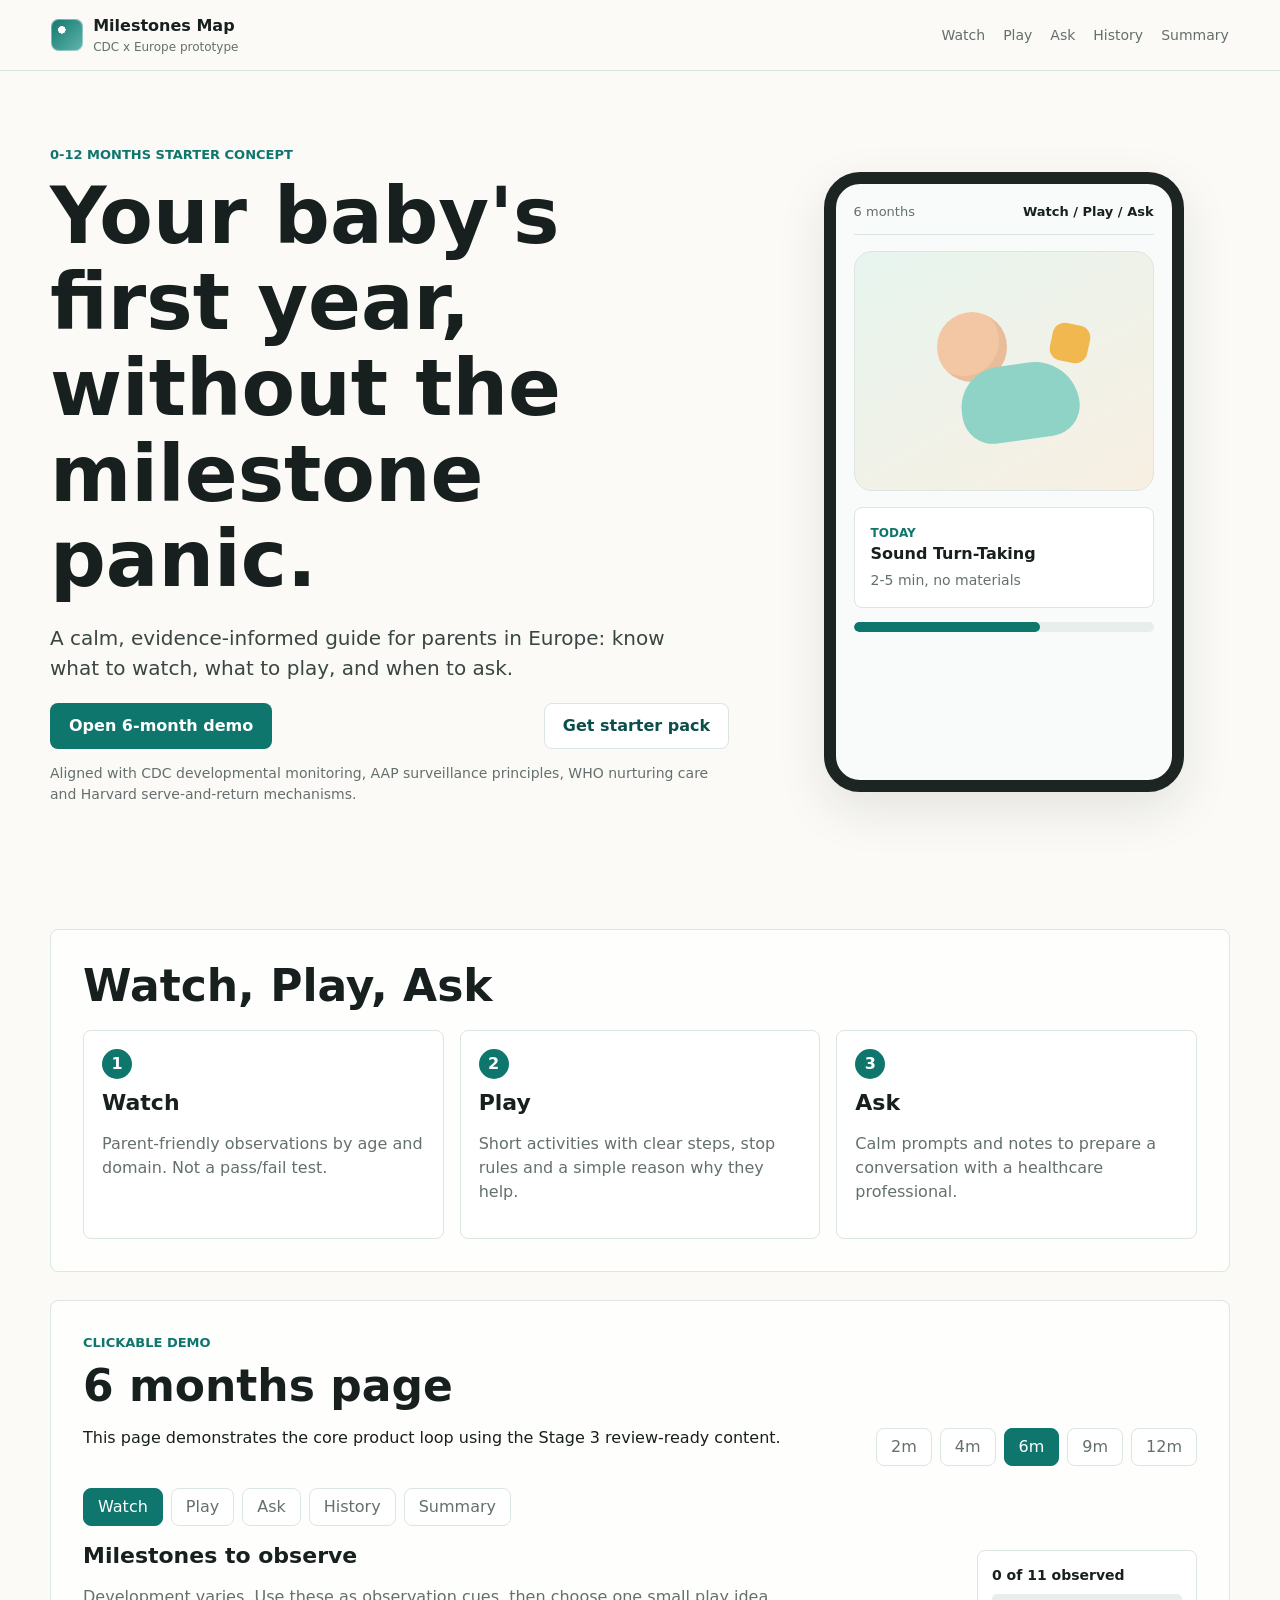
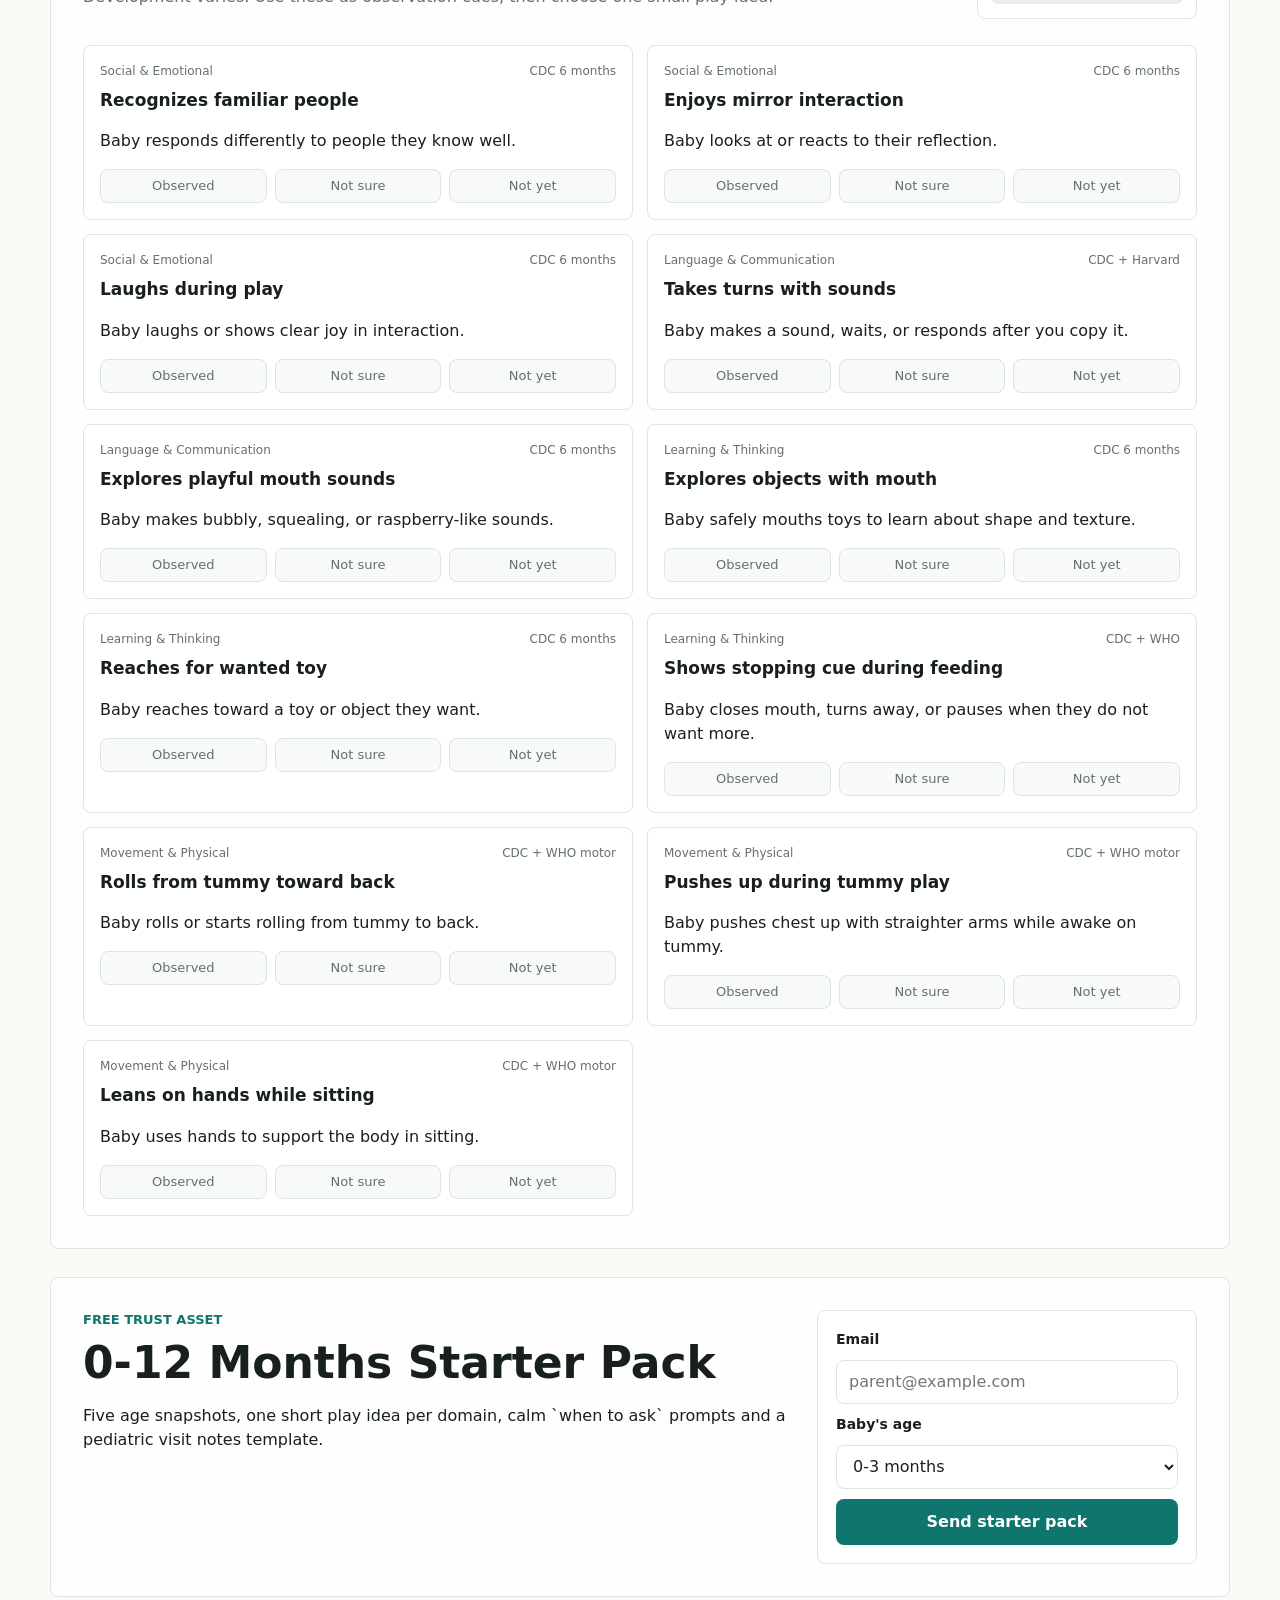
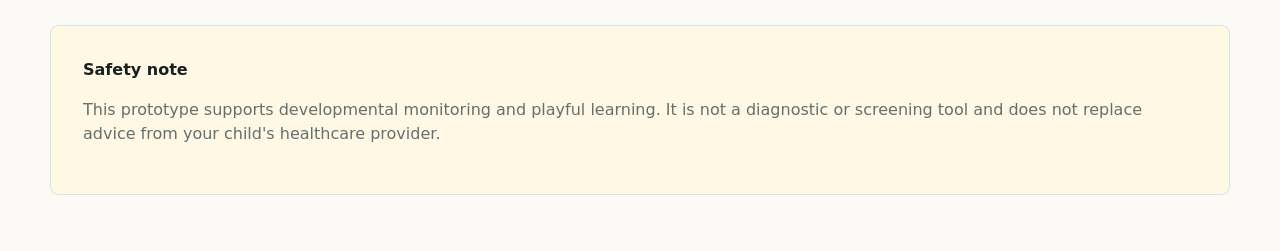
<file: prototype_stage4/index.html>
<!doctype html>
<html lang="en">
<head>
  <meta charset="utf-8">
  <meta name="viewport" content="width=device-width, initial-scale=1">
  <title>Milestones Map Prototype</title>
  <link rel="stylesheet" href="styles.css">
</head>
<body>
  <header class="topbar">
    <div class="brand">
      <span class="brand-mark" aria-hidden="true"></span>
      <div>
        <strong>Milestones Map</strong>
        <span>CDC x Europe prototype</span>
      </div>
    </div>
    <nav class="topnav" aria-label="Primary">
      <a href="#watch">Watch</a>
      <a href="#play">Play</a>
      <a href="#ask">Ask</a>
      <a href="#history">History</a>
      <a href="#summary">Summary</a>
    </nav>
  </header>

  <main>
    <section class="hero">
      <div class="hero-copy">
        <p class="eyebrow">0-12 months starter concept</p>
        <h1>Your baby's first year, without the milestone panic.</h1>
        <p class="lead">A calm, evidence-informed guide for parents in Europe: know what to watch, what to play, and when to ask.</p>
        <div class="hero-actions">
          <a class="button primary" href="#demo">Open 6-month demo</a>
          <a class="button secondary" href="#starter">Get starter pack</a>
        </div>
        <p class="trust">Aligned with CDC developmental monitoring, AAP surveillance principles, WHO nurturing care and Harvard serve-and-return mechanisms.</p>
      </div>

      <aside class="phone-preview" aria-label="Product preview">
        <div class="preview-screen">
          <div class="preview-header">
            <span>6 months</span>
            <strong>Watch / Play / Ask</strong>
          </div>
          <div class="preview-visual" aria-hidden="true">
            <div class="baby-shape">
              <span class="head"></span>
              <span class="body"></span>
              <span class="toy"></span>
            </div>
          </div>
          <div class="mini-card">
            <span class="mini-label">Today</span>
            <strong>Sound Turn-Taking</strong>
            <p>2-5 min, no materials</p>
          </div>
          <div class="mini-progress">
            <span style="width: 62%"></span>
          </div>
        </div>
      </aside>
    </section>

    <section class="method" aria-labelledby="method-title">
      <h2 id="method-title">Watch, Play, Ask</h2>
      <div class="method-grid">
        <article>
          <span class="step-number">1</span>
          <h3>Watch</h3>
          <p>Parent-friendly observations by age and domain. Not a pass/fail test.</p>
        </article>
        <article>
          <span class="step-number">2</span>
          <h3>Play</h3>
          <p>Short activities with clear steps, stop rules and a simple reason why they help.</p>
        </article>
        <article>
          <span class="step-number">3</span>
          <h3>Ask</h3>
          <p>Calm prompts and notes to prepare a conversation with a healthcare professional.</p>
        </article>
      </div>
    </section>

    <section id="demo" class="demo-shell">
      <div class="demo-header">
        <div>
          <p class="eyebrow">Clickable demo</p>
          <h2 id="demoAgeTitle">6 months page</h2>
          <p>This page demonstrates the core product loop using the Stage 3 review-ready content.</p>
        </div>
        <div class="age-switcher" aria-label="Age selector">
          <button type="button" data-age="2">2m</button>
          <button type="button" data-age="4">4m</button>
          <button type="button" data-age="6" class="active">6m</button>
          <button type="button" data-age="9">9m</button>
          <button type="button" data-age="12">12m</button>
        </div>
      </div>

      <div class="tabs" role="tablist" aria-label="Demo sections">
        <button type="button" class="tab active" data-tab="watch">Watch</button>
        <button type="button" class="tab" data-tab="play">Play</button>
        <button type="button" class="tab" data-tab="ask">Ask</button>
        <button type="button" class="tab" data-tab="history">History</button>
        <button type="button" class="tab" data-tab="summary">Summary</button>
      </div>

      <section id="watch" class="tab-panel active" aria-labelledby="watch-tab">
        <div class="panel-layout">
          <div>
            <h3>Milestones to observe</h3>
            <p class="panel-note">Development varies. Use these as observation cues, then choose one small play idea.</p>
          </div>
          <div class="progress-box">
            <span id="progressText">0 of 11 observed</span>
            <div class="progress-track"><span id="progressBar"></span></div>
          </div>
        </div>

        <div class="milestone-list" id="milestoneList"></div>
      </section>

      <section id="play" class="tab-panel" aria-labelledby="play-tab">
        <div class="panel-layout">
          <div>
            <h3>Your personalised plan</h3>
            <p class="panel-note">Built from what you marked in "Watch". One short activity a day already counts.</p>
          </div>
        </div>

        <div class="profile-box" id="profileBox"></div>

        <h4 class="plan-subhead">This week's play</h4>
        <div class="program-list" id="programList"></div>

        <h4 class="plan-subhead">Activity detail</h4>
        <div class="activity-feature" id="activityFeature"></div>
      </section>

      <section id="ask" class="tab-panel" aria-labelledby="ask-tab">
        <h3>When to discuss with a professional</h3>
        <p class="panel-note">If something concerns you, write it down and ask early. This is not panic; it is preparation.</p>

        <h4 class="plan-subhead">What to look at, based on your marks</h4>
        <div class="discuss-list" id="discussList"></div>

        <h4 class="plan-subhead">General guidance</h4>
        <div class="ask-list">
          <label><input type="checkbox"> My baby has lost a skill they previously had.</label>
          <label><input type="checkbox"> I have concerns about hearing, vision, feeding, movement, or interaction.</label>
          <label><input type="checkbox"> One side of the body seems much weaker or less active.</label>
          <label><input type="checkbox"> My baby is not making sounds, responding to familiar people, or reaching for objects and I am concerned.</label>
        </div>
        <label class="notes-label" for="parentNotes">Notes for the visit</label>
        <textarea id="parentNotes" rows="6" placeholder="Write what you noticed, what you tried, and what you want to ask."></textarea>
      </section>

      <section id="history" class="tab-panel" aria-labelledby="history-tab">
        <div class="panel-layout">
          <div>
            <h3>Developmental memory</h3>
            <p class="panel-note">A local timeline of parent observations. This stays in this browser and is not a medical record.</p>
          </div>
          <div class="history-actions">
            <button type="button" class="button secondary compact" id="saveSnapshot">Save snapshot</button>
            <button type="button" class="button secondary compact" id="clearHistory">Clear local history</button>
          </div>
        </div>
        <div class="history-insight" id="historyInsight"></div>
        <div class="history-list" id="historyList"></div>
      </section>

      <section id="summary" class="tab-panel" aria-labelledby="summary-tab">
        <h3>Pediatric summary</h3>
        <p class="panel-note">Use this as a conversation aid. It is not a diagnostic or screening result.</p>
        <div class="summary-box" id="summaryBox"></div>
        <button type="button" class="button primary compact" id="copySummary">Copy summary text</button>
        <p class="copy-status" id="copyStatus" role="status"></p>
      </section>
    </section>

    <section id="starter" class="starter">
      <div>
        <p class="eyebrow">Free trust asset</p>
        <h2>0-12 Months Starter Pack</h2>
        <p>Five age snapshots, one short play idea per domain, calm `when to ask` prompts and a pediatric visit notes template.</p>
      </div>
      <form class="starter-form">
        <label for="email">Email</label>
        <input id="email" type="email" placeholder="parent@example.com">
        <label for="age">Baby's age</label>
        <select id="age">
          <option>0-3 months</option>
          <option>4-6 months</option>
          <option>7-9 months</option>
          <option>10-12 months</option>
        </select>
        <button type="button" class="button primary">Send starter pack</button>
      </form>
    </section>

    <section class="safety">
      <strong>Safety note</strong>
      <p>This prototype supports developmental monitoring and playful learning. It is not a diagnostic or screening tool and does not replace advice from your child's healthcare provider.</p>
    </section>
  </main>

  <script src="data.js"></script>
  <script src="engine.js"></script>
  <script src="app.js"></script>
</body>
</html>
</file>
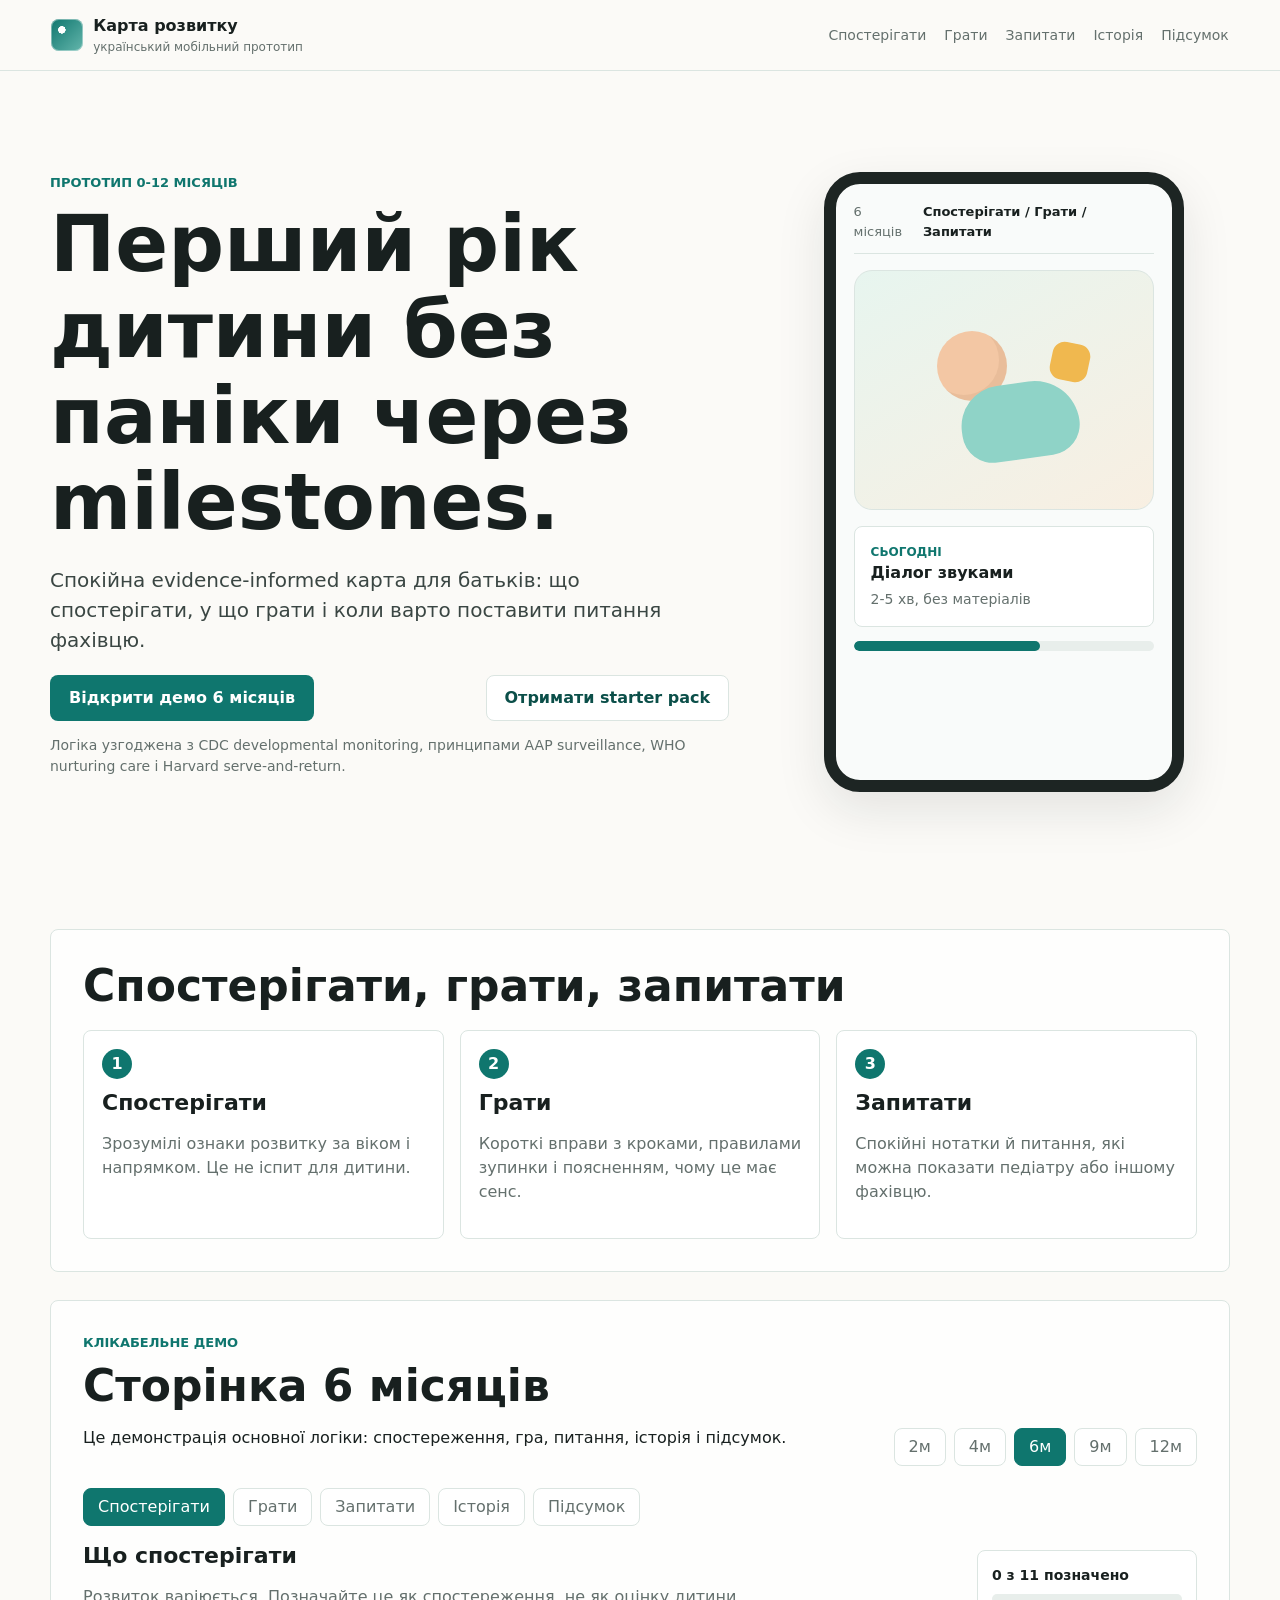
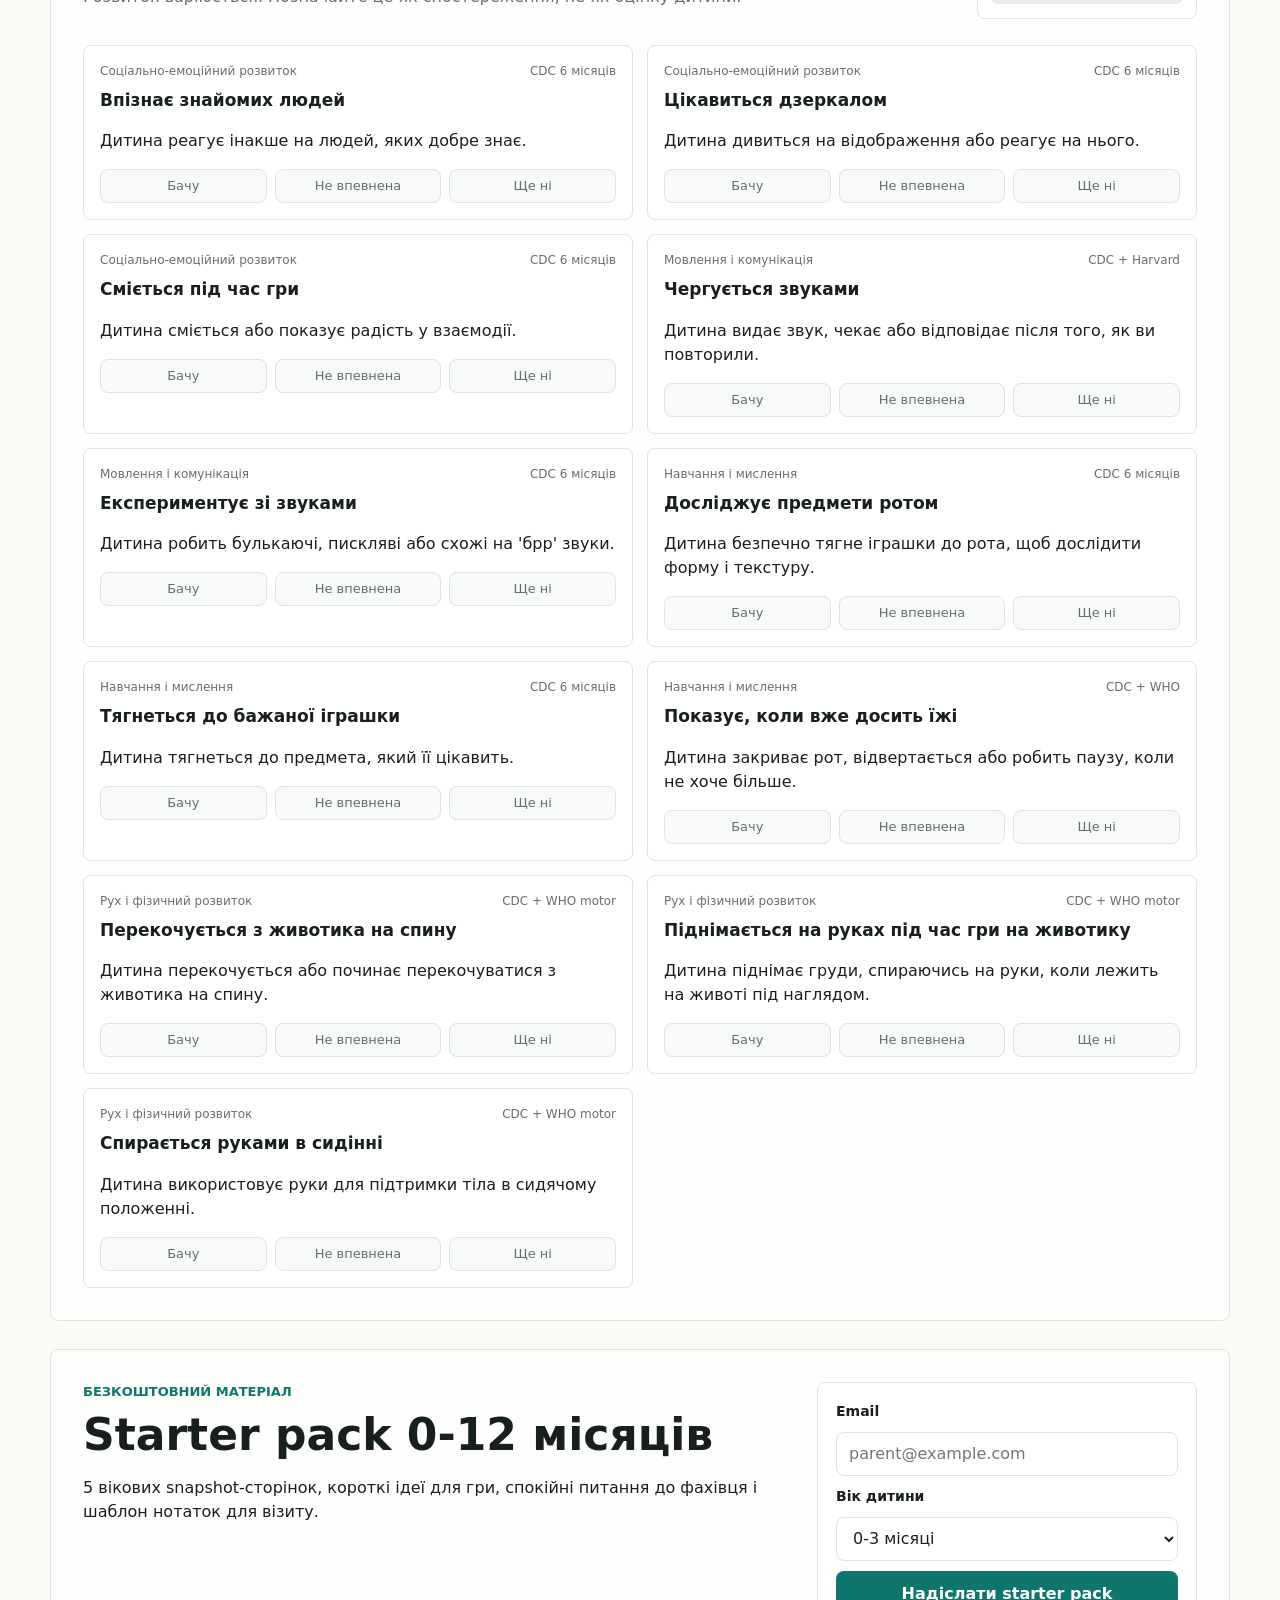
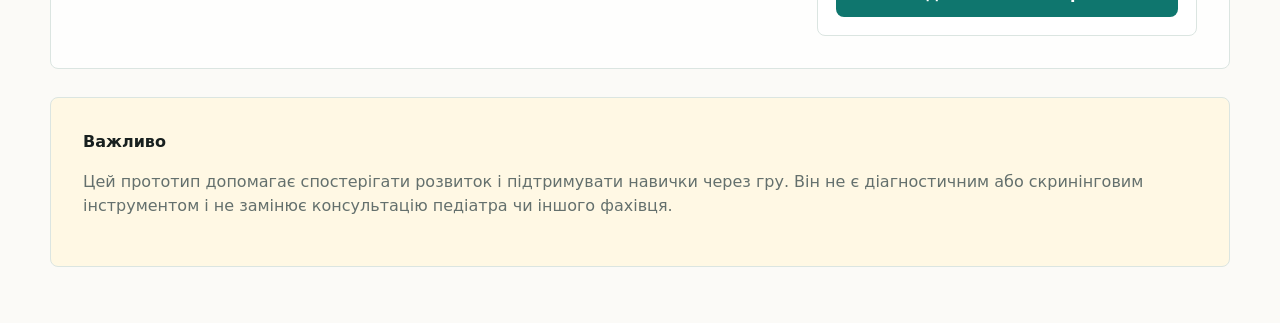
<file: prototype_stage4_ua/index.html>
<!doctype html>
<html lang="uk">
<head>
  <meta charset="utf-8">
  <meta name="viewport" content="width=device-width, initial-scale=1">
  <title>Карта розвитку: український прототип</title>
  <link rel="stylesheet" href="../prototype_stage4/styles.css">
</head>
<body>
  <header class="topbar">
    <div class="brand">
      <span class="brand-mark" aria-hidden="true"></span>
      <div>
        <strong>Карта розвитку</strong>
        <span>український мобільний прототип</span>
      </div>
    </div>
    <nav class="topnav" aria-label="Основна навігація">
      <a href="#watch">Спостерігати</a>
      <a href="#play">Грати</a>
      <a href="#ask">Запитати</a>
      <a href="#history">Історія</a>
      <a href="#summary">Підсумок</a>
    </nav>
  </header>

  <main>
    <section class="hero">
      <div class="hero-copy">
        <p class="eyebrow">Прототип 0-12 місяців</p>
        <h1>Перший рік дитини без паніки через milestones.</h1>
        <p class="lead">Спокійна evidence-informed карта для батьків: що спостерігати, у що грати і коли варто поставити питання фахівцю.</p>
        <div class="hero-actions">
          <a class="button primary" href="#demo">Відкрити демо 6 місяців</a>
          <a class="button secondary" href="#starter">Отримати starter pack</a>
        </div>
        <p class="trust">Логіка узгоджена з CDC developmental monitoring, принципами AAP surveillance, WHO nurturing care і Harvard serve-and-return.</p>
      </div>

      <aside class="phone-preview" aria-label="Попередній перегляд продукту">
        <div class="preview-screen">
          <div class="preview-header">
            <span>6 місяців</span>
            <strong>Спостерігати / Грати / Запитати</strong>
          </div>
          <div class="preview-visual" aria-hidden="true">
            <div class="baby-shape">
              <span class="head"></span>
              <span class="body"></span>
              <span class="toy"></span>
            </div>
          </div>
          <div class="mini-card">
            <span class="mini-label">Сьогодні</span>
            <strong>Діалог звуками</strong>
            <p>2-5 хв, без матеріалів</p>
          </div>
          <div class="mini-progress">
            <span style="width: 62%"></span>
          </div>
        </div>
      </aside>
    </section>

    <section class="method" aria-labelledby="method-title">
      <h2 id="method-title">Спостерігати, грати, запитати</h2>
      <div class="method-grid">
        <article>
          <span class="step-number">1</span>
          <h3>Спостерігати</h3>
          <p>Зрозумілі ознаки розвитку за віком і напрямком. Це не іспит для дитини.</p>
        </article>
        <article>
          <span class="step-number">2</span>
          <h3>Грати</h3>
          <p>Короткі вправи з кроками, правилами зупинки і поясненням, чому це має сенс.</p>
        </article>
        <article>
          <span class="step-number">3</span>
          <h3>Запитати</h3>
          <p>Спокійні нотатки й питання, які можна показати педіатру або іншому фахівцю.</p>
        </article>
      </div>
    </section>

    <section id="demo" class="demo-shell">
      <div class="demo-header">
        <div>
          <p class="eyebrow">Клікабельне демо</p>
          <h2 id="demoAgeTitle">Сторінка 6 місяців</h2>
          <p>Це демонстрація основної логіки: спостереження, гра, питання, історія і підсумок.</p>
        </div>
        <div class="age-switcher" aria-label="Вибір віку">
          <button type="button" data-age="2">2м</button>
          <button type="button" data-age="4">4м</button>
          <button type="button" data-age="6" class="active">6м</button>
          <button type="button" data-age="9">9м</button>
          <button type="button" data-age="12">12м</button>
        </div>
      </div>

      <div class="tabs" role="tablist" aria-label="Розділи демо">
        <button type="button" class="tab active" data-tab="watch">Спостерігати</button>
        <button type="button" class="tab" data-tab="play">Грати</button>
        <button type="button" class="tab" data-tab="ask">Запитати</button>
        <button type="button" class="tab" data-tab="history">Історія</button>
        <button type="button" class="tab" data-tab="summary">Підсумок</button>
      </div>

      <section id="watch" class="tab-panel active">
        <div class="panel-layout">
          <div>
            <h3>Що спостерігати</h3>
            <p class="panel-note">Розвиток варіюється. Позначайте це як спостереження, не як оцінку дитини.</p>
          </div>
          <div class="progress-box">
            <span id="progressText">0 з 11 позначено</span>
            <div class="progress-track"><span id="progressBar"></span></div>
          </div>
        </div>
        <div class="milestone-list" id="milestoneList"></div>
      </section>

      <section id="play" class="tab-panel">
        <div class="panel-layout">
          <div>
            <h3>Ваш персональний план</h3>
            <p class="panel-note">Побудовано з того, що ви позначили у «Спостерігати». Навіть одна коротка активність на день — це вже чудово.</p>
          </div>
        </div>

        <div class="profile-box" id="profileBox"></div>

        <h4 class="plan-subhead">Гра на цей тиждень</h4>
        <div class="program-list" id="programList"></div>

        <h4 class="plan-subhead">Деталі активності</h4>
        <div class="activity-feature" id="activityFeature"></div>
      </section>

      <section id="ask" class="tab-panel">
        <h3>Коли варто обговорити з фахівцем</h3>
        <p class="panel-note">Якщо щось турбує, це не привід панікувати. Це привід записати спостереження і поставити питання.</p>

        <h4 class="plan-subhead">На що звернути увагу за вашими позначками</h4>
        <div class="discuss-list" id="discussList"></div>

        <h4 class="plan-subhead">Загальні орієнтири</h4>
        <div class="ask-list">
          <label><input type="checkbox"> Дитина втратила навичку, яка вже була.</label>
          <label><input type="checkbox"> Є питання щодо слуху, зору, годування, руху або взаємодії.</label>
          <label><input type="checkbox"> Одна сторона тіла здається значно слабшою або менш активною.</label>
          <label><input type="checkbox"> Дитина майже не видає звуків, не реагує на знайомих людей або не тягнеться до предметів, і це мене турбує.</label>
        </div>
        <label class="notes-label" for="parentNotes">Нотатки для візиту</label>
        <textarea id="parentNotes" rows="6" placeholder="Що ви помітили, що пробували, що хочете запитати?"></textarea>
      </section>

      <section id="history" class="tab-panel">
        <div class="panel-layout">
          <div>
            <h3>Історія спостережень</h3>
            <p class="panel-note">Локальний timeline спостережень. Зберігається лише в цьому браузері й не є медичною картою.</p>
          </div>
          <div class="history-actions">
            <button type="button" class="button secondary compact" id="saveSnapshot">Зберегти snapshot</button>
            <button type="button" class="button secondary compact" id="clearHistory">Очистити історію</button>
          </div>
        </div>
        <div class="history-insight" id="historyInsight"></div>
        <div class="history-list" id="historyList"></div>
      </section>

      <section id="summary" class="tab-panel">
        <h3>Підсумок для фахівця</h3>
        <p class="panel-note">Це допоміжні нотатки для розмови. Це не діагностика і не скринінг.</p>
        <div class="summary-box" id="summaryBox"></div>
        <button type="button" class="button primary compact" id="copySummary">Скопіювати підсумок</button>
        <p class="copy-status" id="copyStatus" role="status"></p>
      </section>
    </section>

    <section id="starter" class="starter">
      <div>
        <p class="eyebrow">Безкоштовний матеріал</p>
        <h2>Starter pack 0-12 місяців</h2>
        <p>5 вікових snapshot-сторінок, короткі ідеї для гри, спокійні питання до фахівця і шаблон нотаток для візиту.</p>
      </div>
      <form class="starter-form">
        <label for="email">Email</label>
        <input id="email" type="email" placeholder="parent@example.com">
        <label for="age">Вік дитини</label>
        <select id="age">
          <option>0-3 місяці</option>
          <option>4-6 місяців</option>
          <option>7-9 місяців</option>
          <option>10-12 місяців</option>
        </select>
        <button type="button" class="button primary">Надіслати starter pack</button>
      </form>
    </section>

    <section class="safety">
      <strong>Важливо</strong>
      <p>Цей прототип допомагає спостерігати розвиток і підтримувати навички через гру. Він не є діагностичним або скринінговим інструментом і не замінює консультацію педіатра чи іншого фахівця.</p>
    </section>
  </main>

  <script src="data_ua.js"></script>
  <script src="engine.js"></script>
  <script src="app.js"></script>
</body>
</html>
</file>
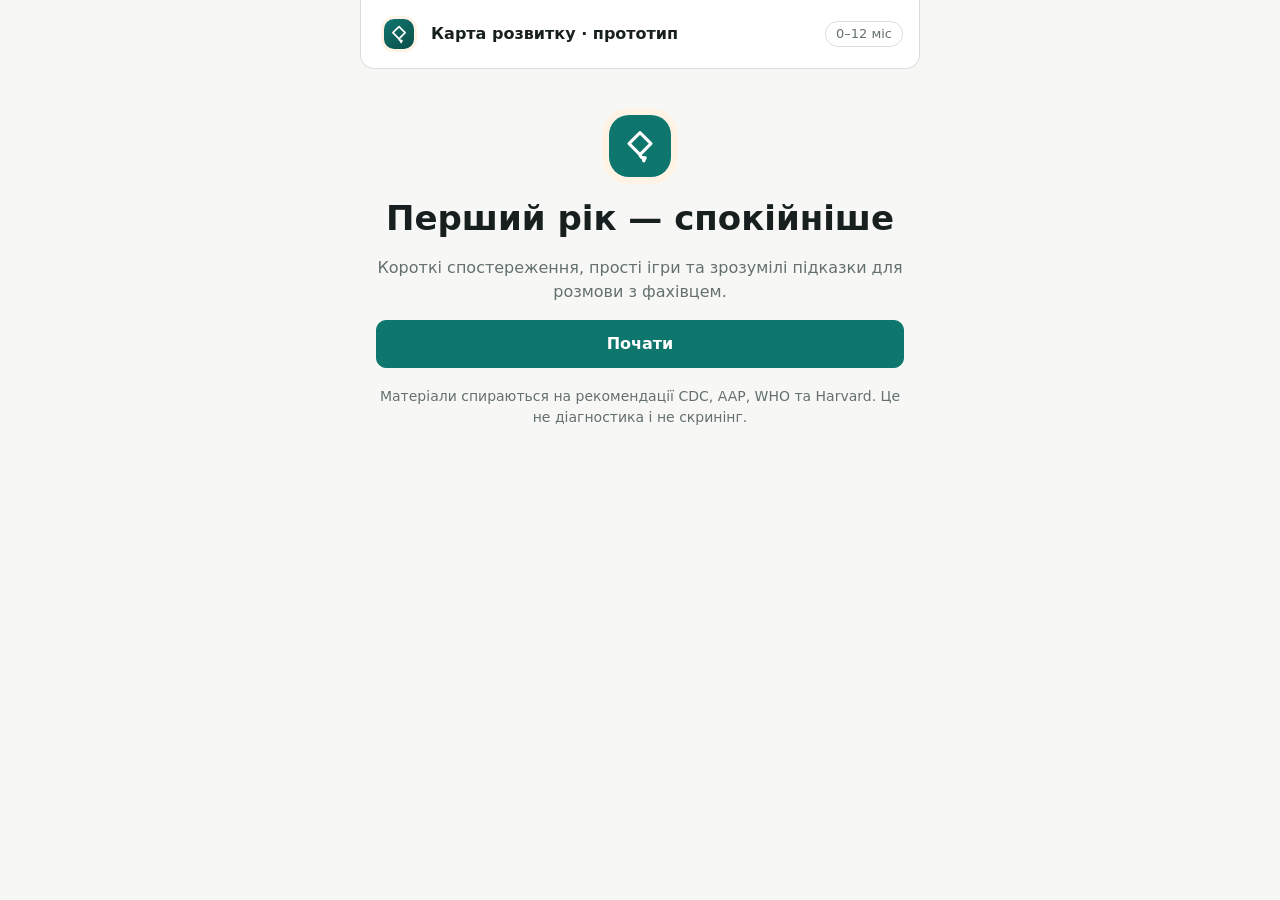
<file: prototype_stage5_ua/index.html>
<!doctype html>
<html lang="uk">
<head>
  <meta charset="utf-8">
  <meta name="viewport" content="width=device-width, initial-scale=1, viewport-fit=cover">
  <meta name="theme-color" content="#0f766e">
  <meta name="apple-mobile-web-app-capable" content="yes">
  <meta name="apple-mobile-web-app-status-bar-style" content="default">
  <title>Карта розвитку дитини</title>
  <link rel="manifest" href="manifest.webmanifest">
  <link rel="icon" href="app-icon.svg" type="image/svg+xml">
  <link rel="apple-touch-icon" href="app-icon-192.png">
  <link rel="stylesheet" href="styles5.css?v=20260714-p2-64-r1">
</head>
<body>
  <header class="appbar">
    <button type="button" class="appbar-back" data-go="home" aria-label="На головну">
      <span class="brand-mark" aria-hidden="true">
        <svg viewBox="0 0 20 20" fill="none" stroke="currentColor" stroke-width="1.7" stroke-linecap="round" stroke-linejoin="round" focusable="false">
          <path d="m10 2.6 6.1 6.1-6.1 6.1-6.1-6.1Z"/><path d="M10 14.8c0 1.6 2 1.4 2 3"/><path d="m10.9 16.4 2 .2-.8 1.7"/>
        </svg>
      </span>
    </button>
    <div id="appbarChild" class="appbar-child"><strong>Карта розвитку</strong><span class="appbar-tag">0–12 міс</span></div>
    <span id="storageStatus" class="storage-status" role="status" aria-live="polite" aria-atomic="true" hidden></span>
    <span id="offlineStatus" class="offline-status" role="status" aria-live="polite" aria-atomic="true" hidden></span>
  </header>

  <main id="screen"></main>

  <nav id="bottomNav" class="bottom-nav" aria-label="Основна навігація"></nav>

  <!-- Reuse the canonical data + engine — no logic/data is duplicated here. -->
  <script src="../prototype_stage4_ua/data_ua.js?v=20260714-p2-64-r1"></script>
  <script src="../prototype_stage4_ua/engine.js?v=20260714-p2-64-r1"></script>
  <script src="questions_ua.js?v=20260714-p2-64-r1"></script>
  <script src="illustrations.js?v=20260714-p2-64-r1"></script>
  <script src="authors_ua.js?v=20260714-p2-64-r1"></script>
  <script src="who_windows.js?v=20260714-p2-64-r1"></script>
  <script src="activity_context_ua.js?v=20260714-p2-64-r1"></script>
  <script src="activity_release_ua.js?v=20260714-p2-64-r1"></script>
  <script src="library_ua.js?v=20260714-p2-64-r1"></script>
  <script>window.MILESTONES_BUILD_CHANNEL = "validation";</script>
  <script src="app5.js?v=20260714-p2-64-r1"></script>
  <script src="pwa.js?v=20260714-p2-64-r1"></script>
</body>
</html>
</file>
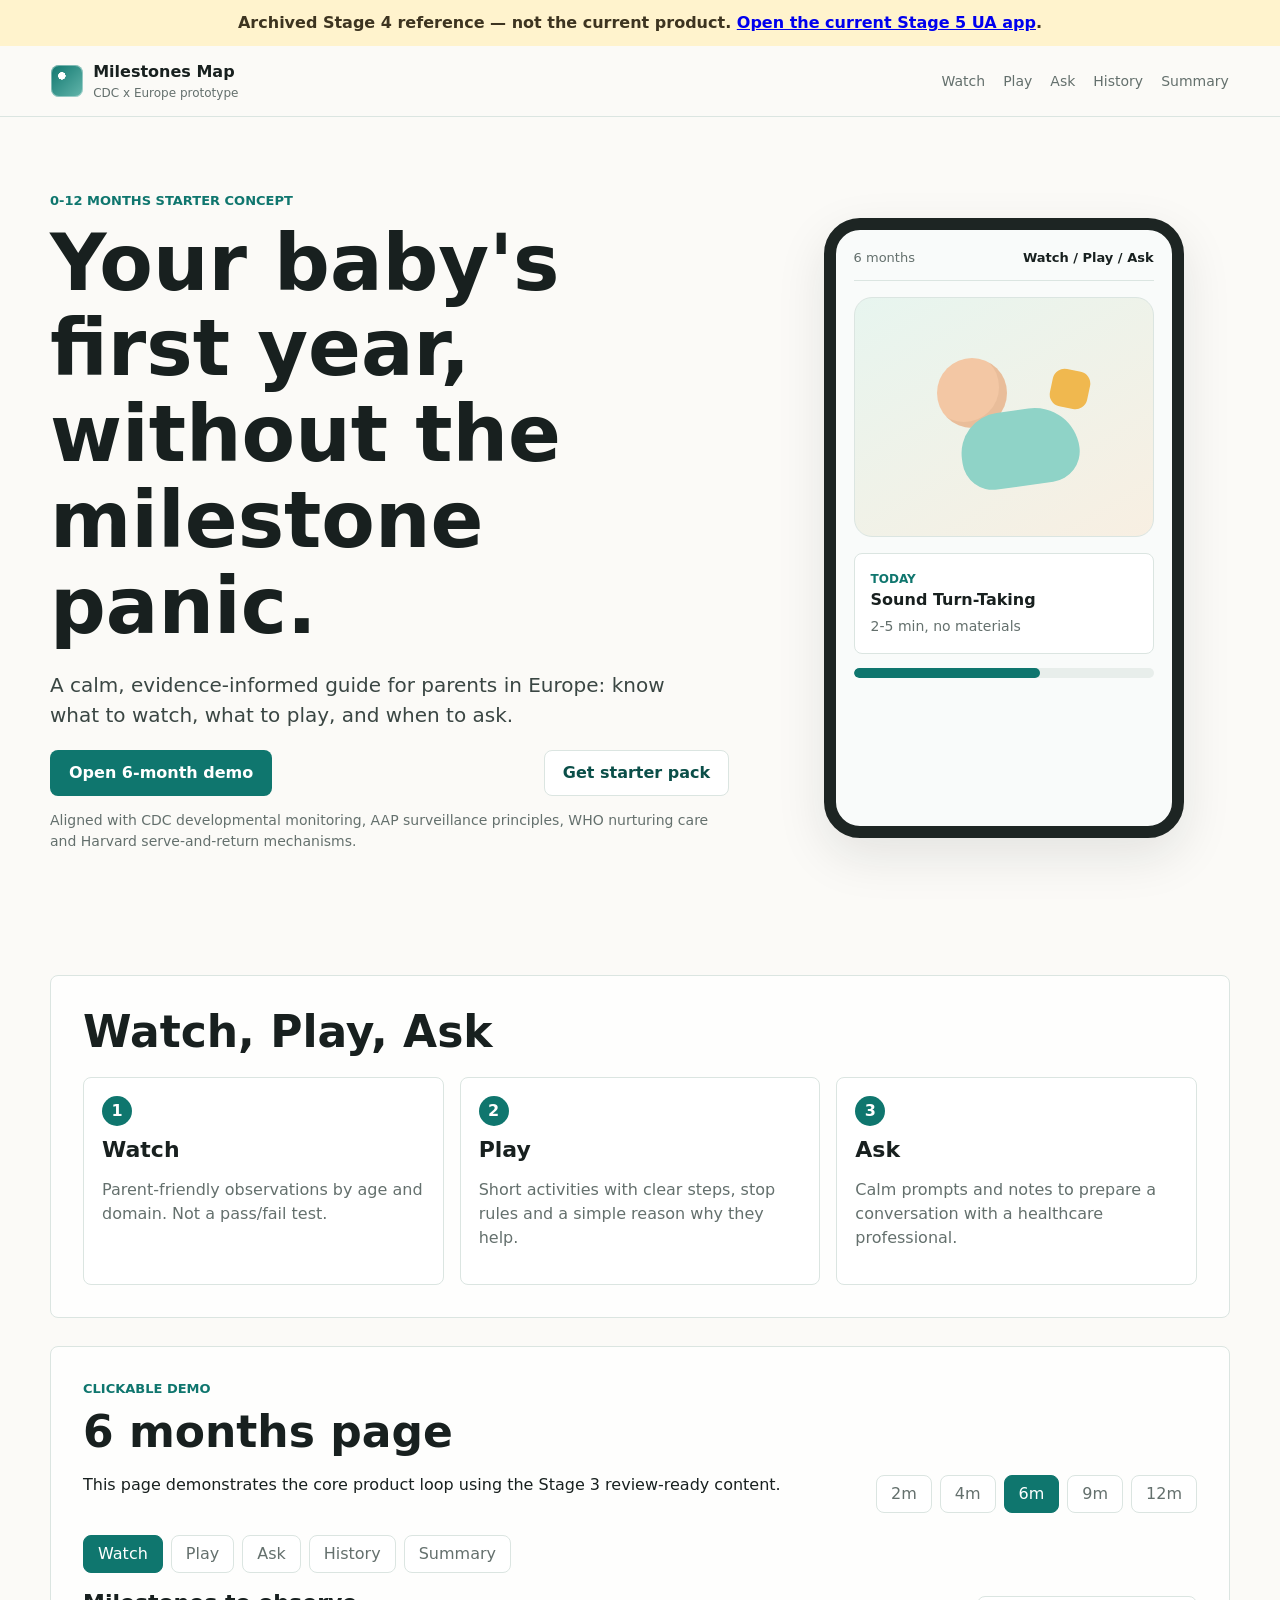
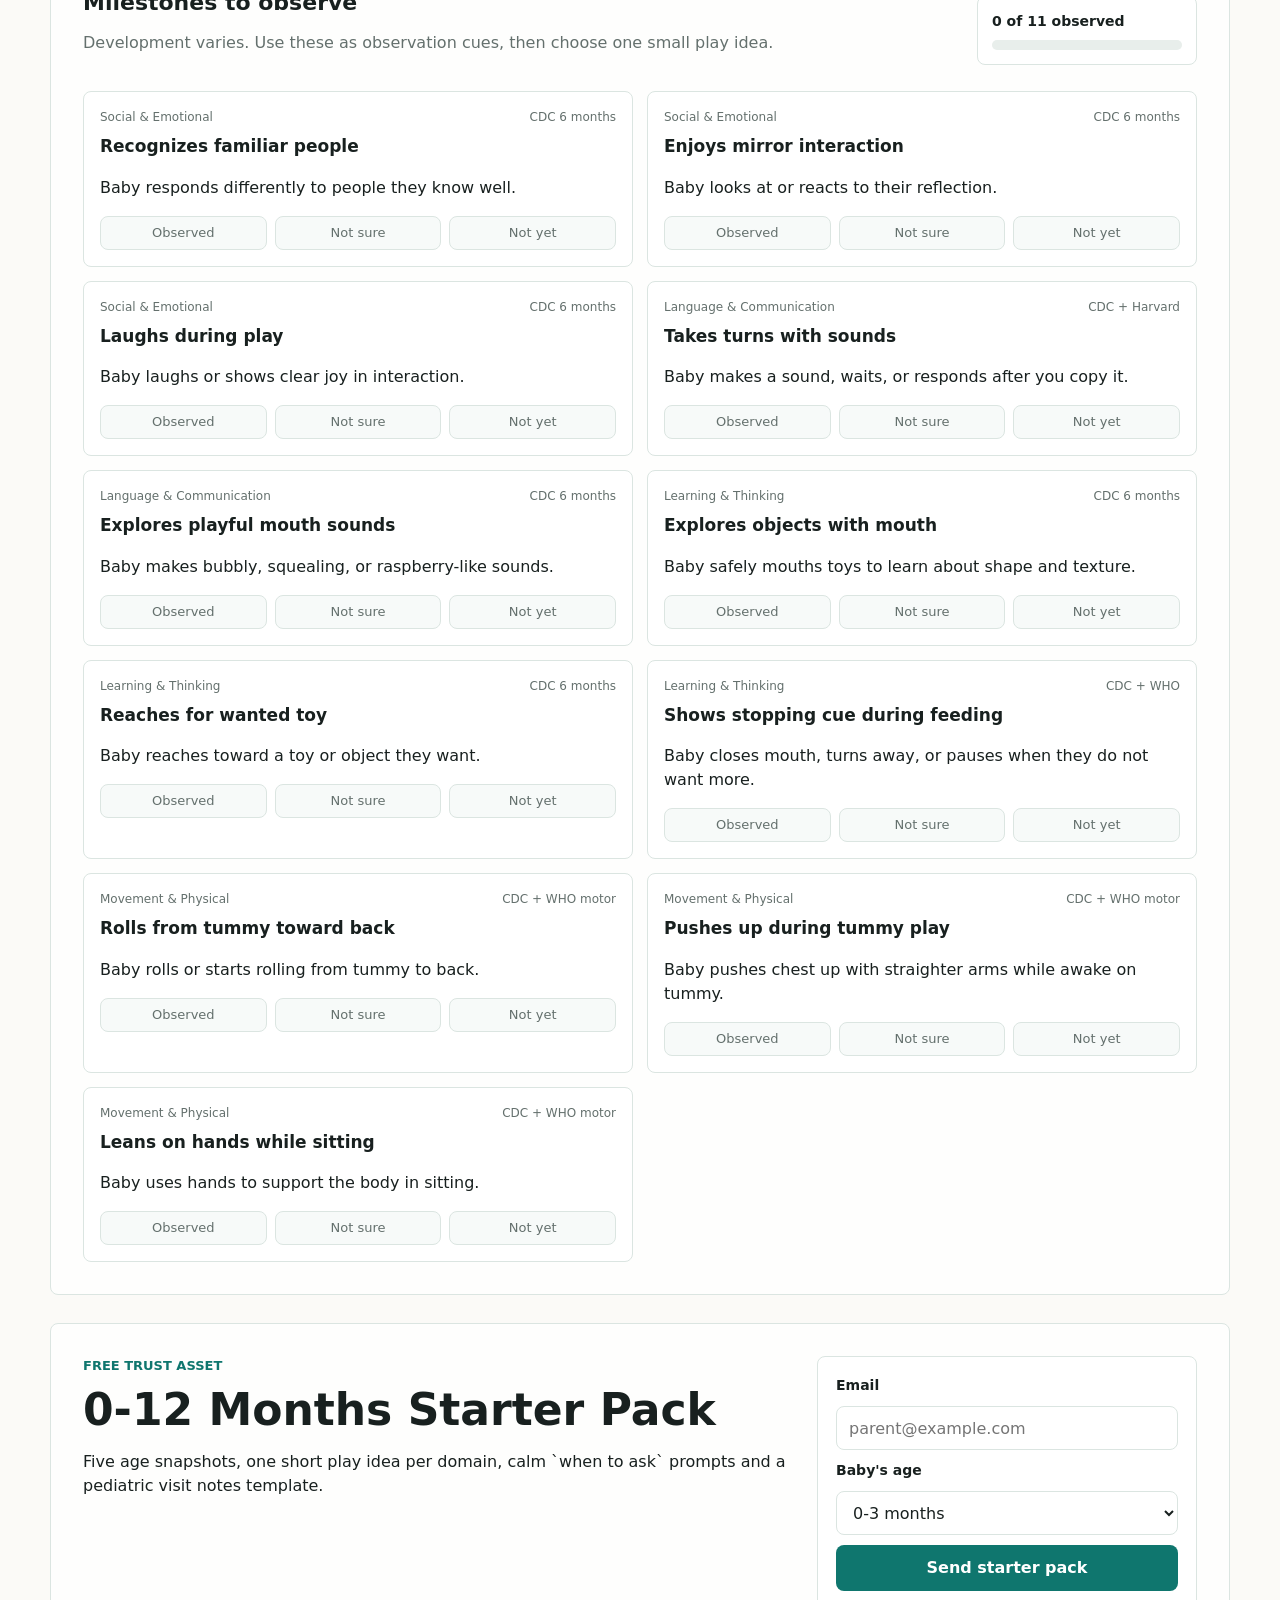
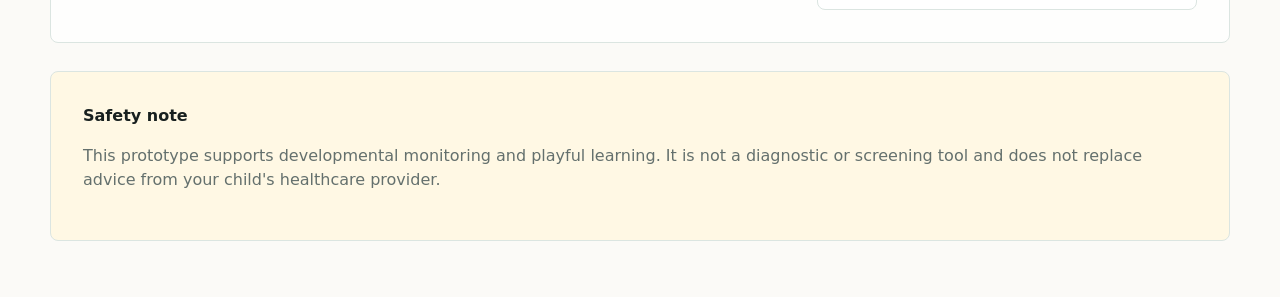
<file: prototype_stage4/legacy-reference.html>
<!doctype html>
<html lang="en">
<head>
  <meta charset="utf-8">
  <meta name="viewport" content="width=device-width, initial-scale=1">
  <title>Milestones Map Prototype</title>
  <link rel="stylesheet" href="styles.css">
</head>
<body>
  <aside role="alert" style="padding:12px 16px;background:#fff3cd;color:#3d3420;text-align:center;font:600 16px/1.4 system-ui">
    Archived Stage 4 reference — not the current product. <a href="../prototype_stage5_ua/index.html">Open the current Stage 5 UA app</a>.
  </aside>
  <header class="topbar">
    <div class="brand">
      <span class="brand-mark" aria-hidden="true"></span>
      <div>
        <strong>Milestones Map</strong>
        <span>CDC x Europe prototype</span>
      </div>
    </div>
    <nav class="topnav" aria-label="Primary">
      <a href="#watch">Watch</a>
      <a href="#play">Play</a>
      <a href="#ask">Ask</a>
      <a href="#history">History</a>
      <a href="#summary">Summary</a>
    </nav>
  </header>

  <main>
    <section class="hero">
      <div class="hero-copy">
        <p class="eyebrow">0-12 months starter concept</p>
        <h1>Your baby's first year, without the milestone panic.</h1>
        <p class="lead">A calm, evidence-informed guide for parents in Europe: know what to watch, what to play, and when to ask.</p>
        <div class="hero-actions">
          <a class="button primary" href="#demo">Open 6-month demo</a>
          <a class="button secondary" href="#starter">Get starter pack</a>
        </div>
        <p class="trust">Aligned with CDC developmental monitoring, AAP surveillance principles, WHO nurturing care and Harvard serve-and-return mechanisms.</p>
      </div>

      <aside class="phone-preview" aria-label="Product preview">
        <div class="preview-screen">
          <div class="preview-header">
            <span>6 months</span>
            <strong>Watch / Play / Ask</strong>
          </div>
          <div class="preview-visual" aria-hidden="true">
            <div class="baby-shape">
              <span class="head"></span>
              <span class="body"></span>
              <span class="toy"></span>
            </div>
          </div>
          <div class="mini-card">
            <span class="mini-label">Today</span>
            <strong>Sound Turn-Taking</strong>
            <p>2-5 min, no materials</p>
          </div>
          <div class="mini-progress">
            <span style="width: 62%"></span>
          </div>
        </div>
      </aside>
    </section>

    <section class="method" aria-labelledby="method-title">
      <h2 id="method-title">Watch, Play, Ask</h2>
      <div class="method-grid">
        <article>
          <span class="step-number">1</span>
          <h3>Watch</h3>
          <p>Parent-friendly observations by age and domain. Not a pass/fail test.</p>
        </article>
        <article>
          <span class="step-number">2</span>
          <h3>Play</h3>
          <p>Short activities with clear steps, stop rules and a simple reason why they help.</p>
        </article>
        <article>
          <span class="step-number">3</span>
          <h3>Ask</h3>
          <p>Calm prompts and notes to prepare a conversation with a healthcare professional.</p>
        </article>
      </div>
    </section>

    <section id="demo" class="demo-shell">
      <div class="demo-header">
        <div>
          <p class="eyebrow">Clickable demo</p>
          <h2 id="demoAgeTitle">6 months page</h2>
          <p>This page demonstrates the core product loop using the Stage 3 review-ready content.</p>
        </div>
        <div class="age-switcher" aria-label="Age selector">
          <button type="button" data-age="2">2m</button>
          <button type="button" data-age="4">4m</button>
          <button type="button" data-age="6" class="active">6m</button>
          <button type="button" data-age="9">9m</button>
          <button type="button" data-age="12">12m</button>
        </div>
      </div>

      <div class="tabs" role="tablist" aria-label="Demo sections">
        <button type="button" class="tab active" data-tab="watch">Watch</button>
        <button type="button" class="tab" data-tab="play">Play</button>
        <button type="button" class="tab" data-tab="ask">Ask</button>
        <button type="button" class="tab" data-tab="history">History</button>
        <button type="button" class="tab" data-tab="summary">Summary</button>
      </div>

      <section id="watch" class="tab-panel active" aria-labelledby="watch-tab">
        <div class="panel-layout">
          <div>
            <h3>Milestones to observe</h3>
            <p class="panel-note">Development varies. Use these as observation cues, then choose one small play idea.</p>
          </div>
          <div class="progress-box">
            <span id="progressText">0 of 11 observed</span>
            <div class="progress-track"><span id="progressBar"></span></div>
          </div>
        </div>

        <div class="milestone-list" id="milestoneList"></div>
      </section>

      <section id="play" class="tab-panel" aria-labelledby="play-tab">
        <div class="panel-layout">
          <div>
            <h3>Your personalised plan</h3>
            <p class="panel-note">Built from what you marked in "Watch". One short activity a day already counts.</p>
          </div>
        </div>

        <div class="profile-box" id="profileBox"></div>

        <h4 class="plan-subhead">This week's play</h4>
        <div class="program-list" id="programList"></div>

        <h4 class="plan-subhead">Activity detail</h4>
        <div class="activity-feature" id="activityFeature"></div>
      </section>

      <section id="ask" class="tab-panel" aria-labelledby="ask-tab">
        <h3>When to discuss with a professional</h3>
        <p class="panel-note">If something concerns you, write it down and ask early. This is not panic; it is preparation.</p>

        <h4 class="plan-subhead">What to look at, based on your marks</h4>
        <div class="discuss-list" id="discussList"></div>

        <h4 class="plan-subhead">General guidance</h4>
        <div class="ask-list">
          <label><input type="checkbox"> My baby has lost a skill they previously had.</label>
          <label><input type="checkbox"> I have concerns about hearing, vision, feeding, movement, or interaction.</label>
          <label><input type="checkbox"> One side of the body seems much weaker or less active.</label>
          <label><input type="checkbox"> My baby is not making sounds, responding to familiar people, or reaching for objects and I am concerned.</label>
        </div>
        <label class="notes-label" for="parentNotes">Notes for the visit</label>
        <textarea id="parentNotes" rows="6" placeholder="Write what you noticed, what you tried, and what you want to ask."></textarea>
      </section>

      <section id="history" class="tab-panel" aria-labelledby="history-tab">
        <div class="panel-layout">
          <div>
            <h3>Developmental memory</h3>
            <p class="panel-note">A local timeline of parent observations. This stays in this browser and is not a medical record.</p>
          </div>
          <div class="history-actions">
            <button type="button" class="button secondary compact" id="saveSnapshot">Save snapshot</button>
            <button type="button" class="button secondary compact" id="clearHistory">Clear local history</button>
          </div>
        </div>
        <div class="history-insight" id="historyInsight"></div>
        <div class="history-list" id="historyList"></div>
      </section>

      <section id="summary" class="tab-panel" aria-labelledby="summary-tab">
        <h3>Pediatric summary</h3>
        <p class="panel-note">Use this as a conversation aid. It is not a diagnostic or screening result.</p>
        <div class="summary-box" id="summaryBox"></div>
        <button type="button" class="button primary compact" id="copySummary">Copy summary text</button>
        <p class="copy-status" id="copyStatus" role="status"></p>
      </section>
    </section>

    <section id="starter" class="starter">
      <div>
        <p class="eyebrow">Free trust asset</p>
        <h2>0-12 Months Starter Pack</h2>
        <p>Five age snapshots, one short play idea per domain, calm `when to ask` prompts and a pediatric visit notes template.</p>
      </div>
      <form class="starter-form">
        <label for="email">Email</label>
        <input id="email" type="email" placeholder="parent@example.com">
        <label for="age">Baby's age</label>
        <select id="age">
          <option>0-3 months</option>
          <option>4-6 months</option>
          <option>7-9 months</option>
          <option>10-12 months</option>
        </select>
        <button type="button" class="button primary">Send starter pack</button>
      </form>
    </section>

    <section class="safety">
      <strong>Safety note</strong>
      <p>This prototype supports developmental monitoring and playful learning. It is not a diagnostic or screening tool and does not replace advice from your child's healthcare provider.</p>
    </section>
  </main>

  <script src="data.js"></script>
  <script src="engine.js"></script>
  <script src="app.js"></script>
</body>
</html>
</file>
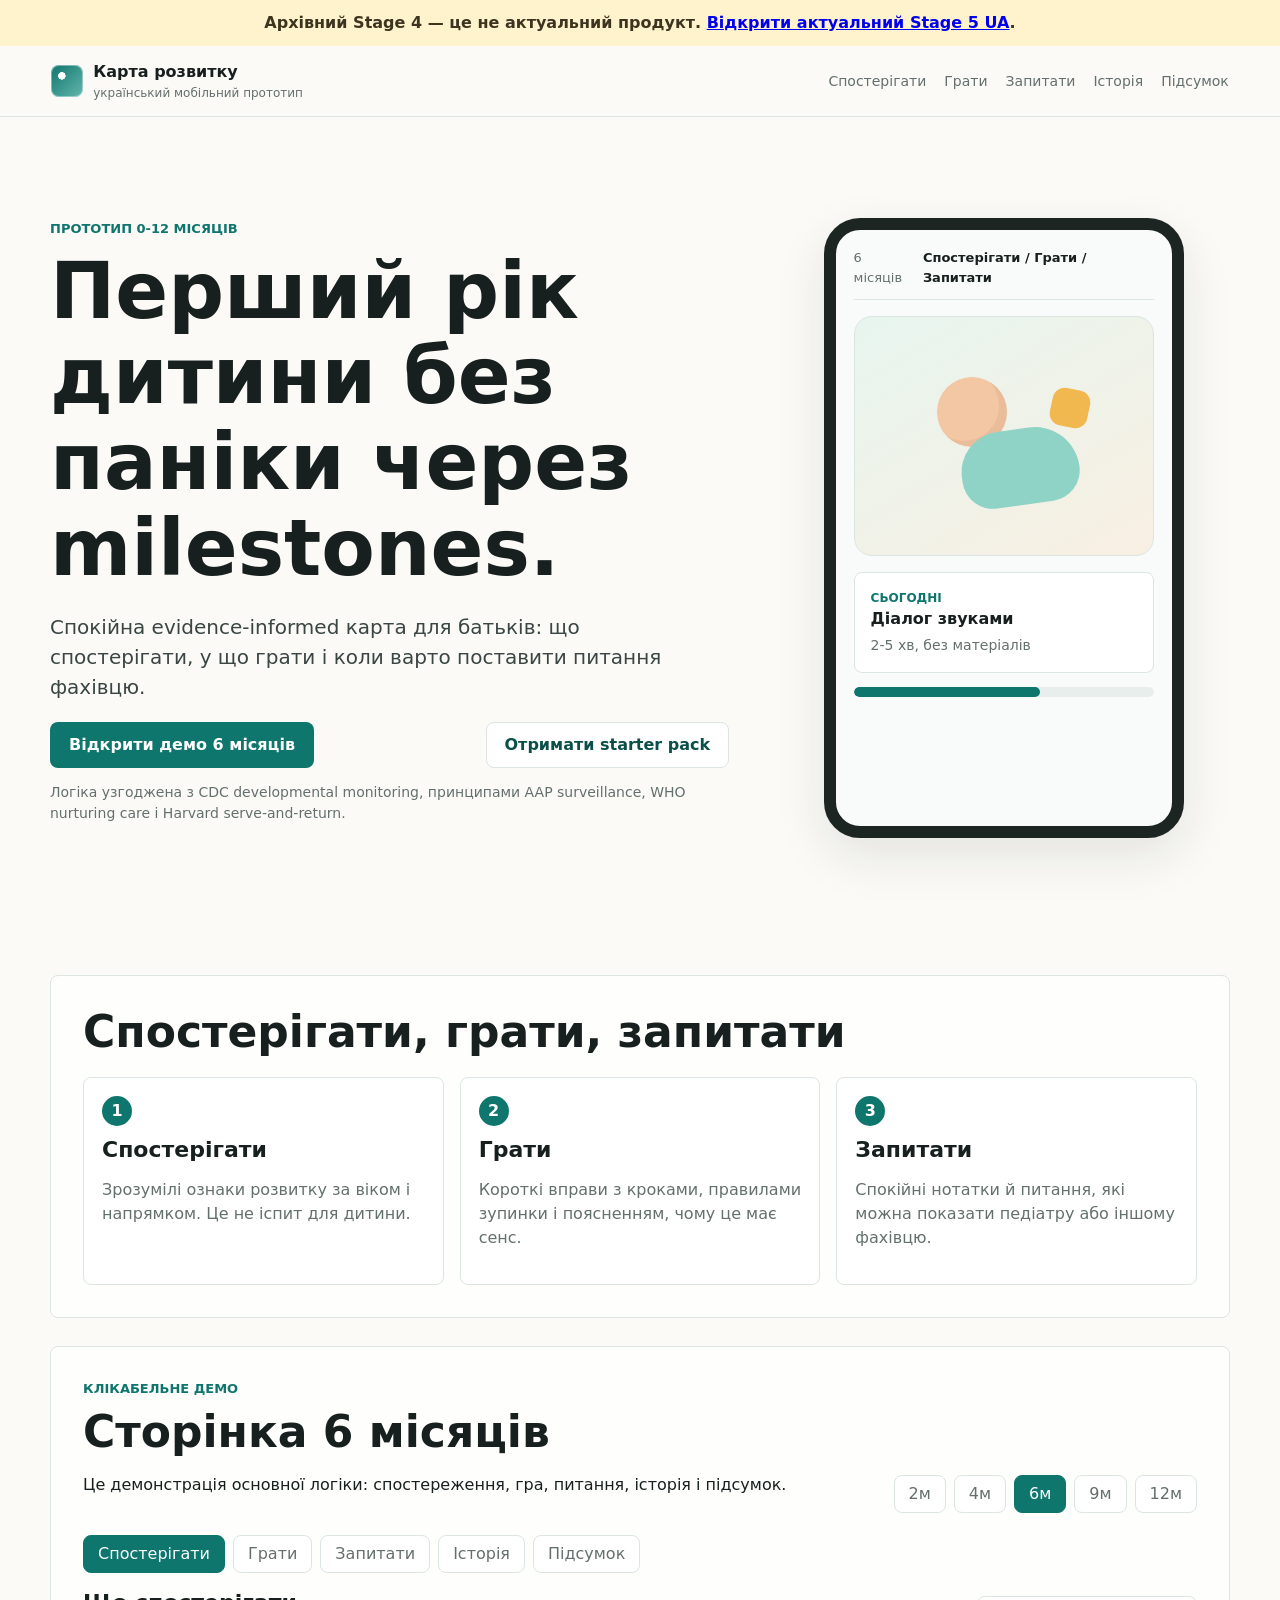
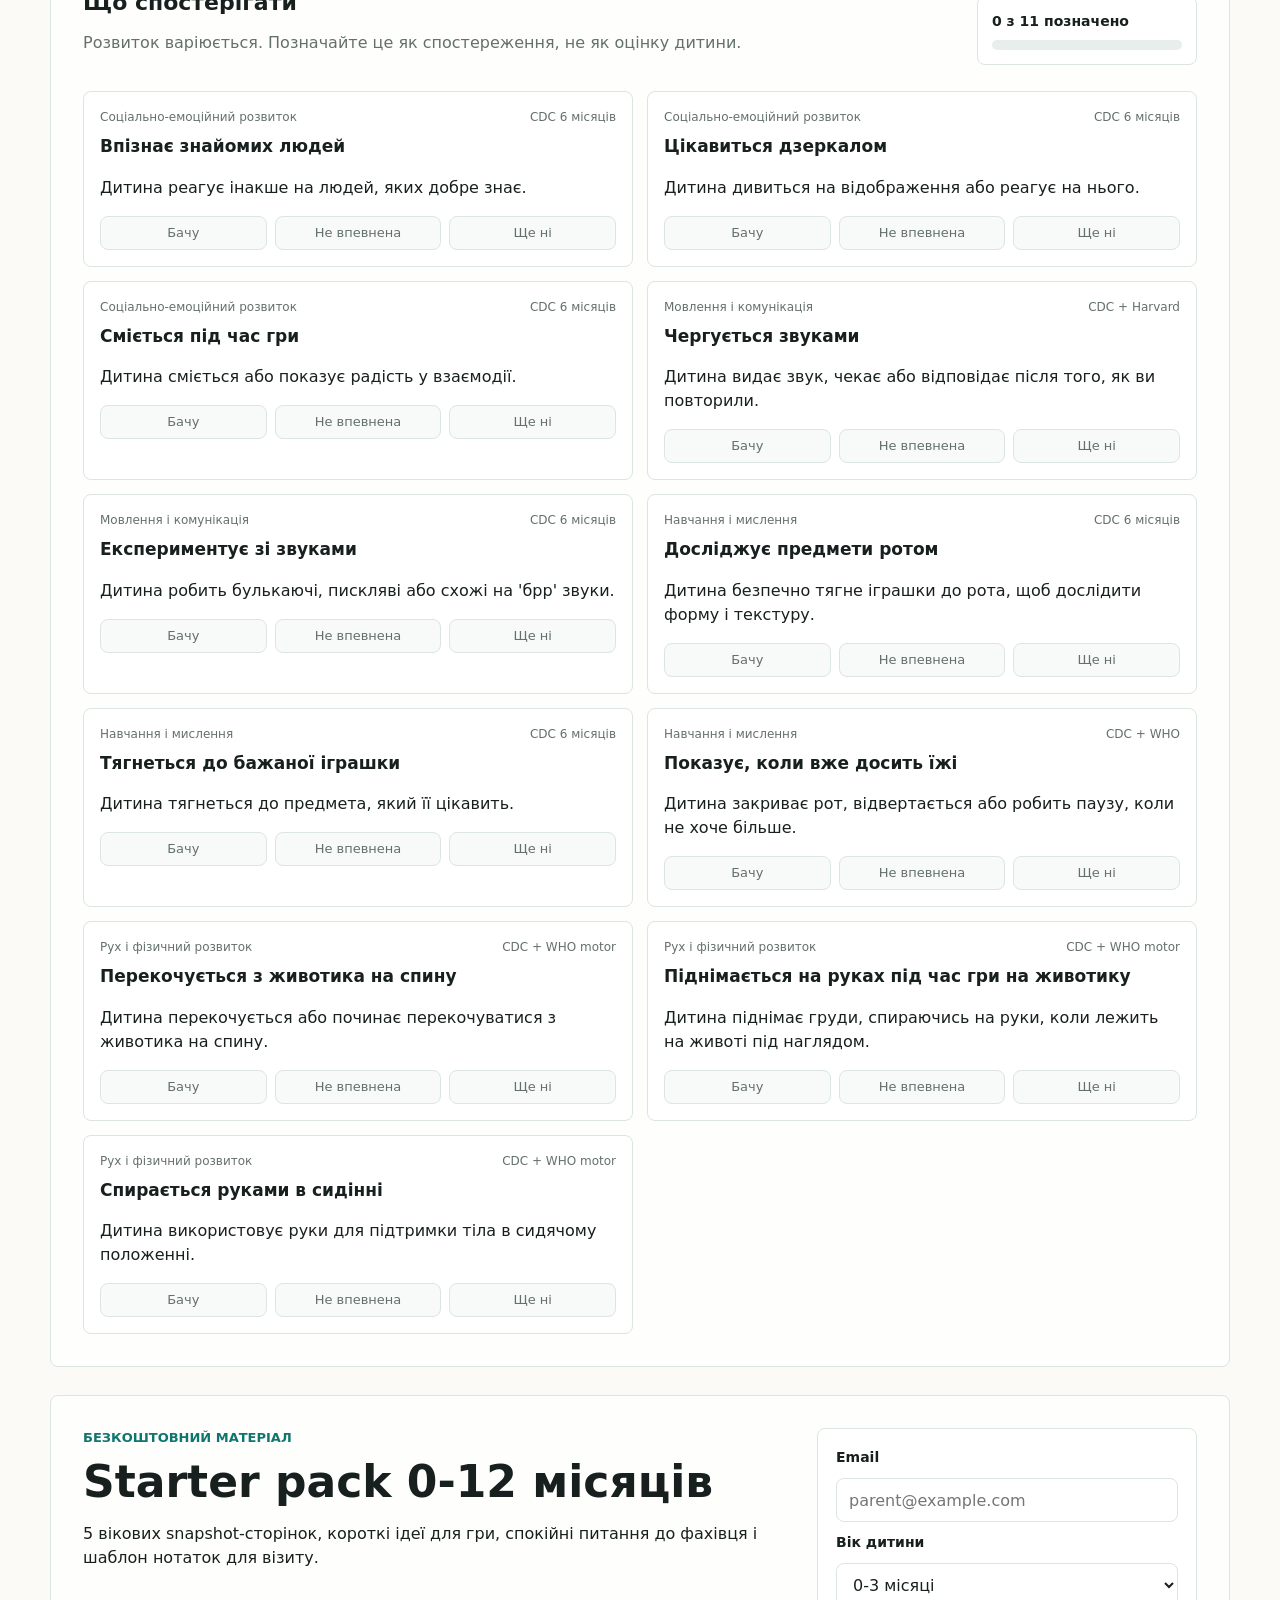
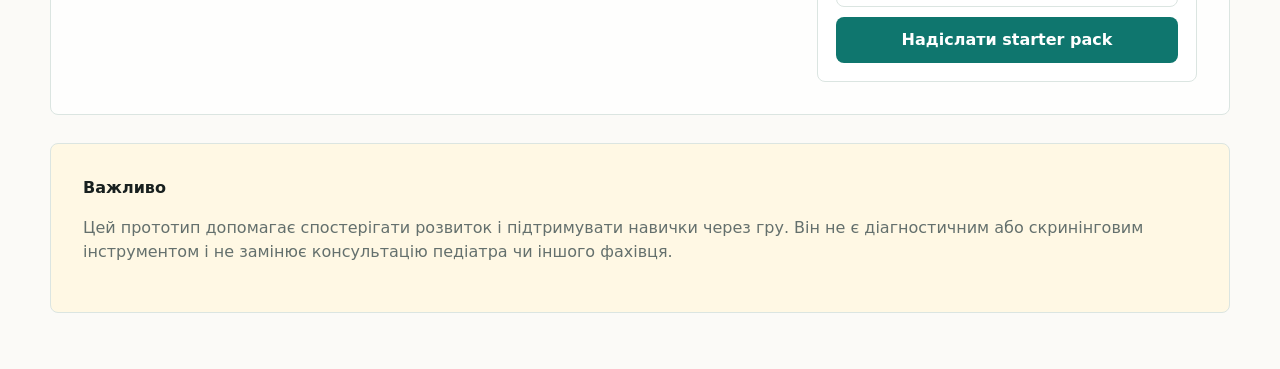
<file: prototype_stage4_ua/legacy-reference.html>
<!doctype html>
<html lang="uk">
<head>
  <meta charset="utf-8">
  <meta name="viewport" content="width=device-width, initial-scale=1">
  <title>Карта розвитку: український прототип</title>
  <link rel="stylesheet" href="../prototype_stage4/styles.css">
</head>
<body>
  <aside role="alert" style="padding:12px 16px;background:#fff3cd;color:#3d3420;text-align:center;font:600 16px/1.4 system-ui">
    Архівний Stage 4 — це не актуальний продукт. <a href="../prototype_stage5_ua/index.html">Відкрити актуальний Stage 5 UA</a>.
  </aside>
  <header class="topbar">
    <div class="brand">
      <span class="brand-mark" aria-hidden="true"></span>
      <div>
        <strong>Карта розвитку</strong>
        <span>український мобільний прототип</span>
      </div>
    </div>
    <nav class="topnav" aria-label="Основна навігація">
      <a href="#watch">Спостерігати</a>
      <a href="#play">Грати</a>
      <a href="#ask">Запитати</a>
      <a href="#history">Історія</a>
      <a href="#summary">Підсумок</a>
    </nav>
  </header>

  <main>
    <section class="hero">
      <div class="hero-copy">
        <p class="eyebrow">Прототип 0-12 місяців</p>
        <h1>Перший рік дитини без паніки через milestones.</h1>
        <p class="lead">Спокійна evidence-informed карта для батьків: що спостерігати, у що грати і коли варто поставити питання фахівцю.</p>
        <div class="hero-actions">
          <a class="button primary" href="#demo">Відкрити демо 6 місяців</a>
          <a class="button secondary" href="#starter">Отримати starter pack</a>
        </div>
        <p class="trust">Логіка узгоджена з CDC developmental monitoring, принципами AAP surveillance, WHO nurturing care і Harvard serve-and-return.</p>
      </div>

      <aside class="phone-preview" aria-label="Попередній перегляд продукту">
        <div class="preview-screen">
          <div class="preview-header">
            <span>6 місяців</span>
            <strong>Спостерігати / Грати / Запитати</strong>
          </div>
          <div class="preview-visual" aria-hidden="true">
            <div class="baby-shape">
              <span class="head"></span>
              <span class="body"></span>
              <span class="toy"></span>
            </div>
          </div>
          <div class="mini-card">
            <span class="mini-label">Сьогодні</span>
            <strong>Діалог звуками</strong>
            <p>2-5 хв, без матеріалів</p>
          </div>
          <div class="mini-progress">
            <span style="width: 62%"></span>
          </div>
        </div>
      </aside>
    </section>

    <section class="method" aria-labelledby="method-title">
      <h2 id="method-title">Спостерігати, грати, запитати</h2>
      <div class="method-grid">
        <article>
          <span class="step-number">1</span>
          <h3>Спостерігати</h3>
          <p>Зрозумілі ознаки розвитку за віком і напрямком. Це не іспит для дитини.</p>
        </article>
        <article>
          <span class="step-number">2</span>
          <h3>Грати</h3>
          <p>Короткі вправи з кроками, правилами зупинки і поясненням, чому це має сенс.</p>
        </article>
        <article>
          <span class="step-number">3</span>
          <h3>Запитати</h3>
          <p>Спокійні нотатки й питання, які можна показати педіатру або іншому фахівцю.</p>
        </article>
      </div>
    </section>

    <section id="demo" class="demo-shell">
      <div class="demo-header">
        <div>
          <p class="eyebrow">Клікабельне демо</p>
          <h2 id="demoAgeTitle">Сторінка 6 місяців</h2>
          <p>Це демонстрація основної логіки: спостереження, гра, питання, історія і підсумок.</p>
        </div>
        <div class="age-switcher" aria-label="Вибір віку">
          <button type="button" data-age="2">2м</button>
          <button type="button" data-age="4">4м</button>
          <button type="button" data-age="6" class="active">6м</button>
          <button type="button" data-age="9">9м</button>
          <button type="button" data-age="12">12м</button>
        </div>
      </div>

      <div class="tabs" role="tablist" aria-label="Розділи демо">
        <button type="button" class="tab active" data-tab="watch">Спостерігати</button>
        <button type="button" class="tab" data-tab="play">Грати</button>
        <button type="button" class="tab" data-tab="ask">Запитати</button>
        <button type="button" class="tab" data-tab="history">Історія</button>
        <button type="button" class="tab" data-tab="summary">Підсумок</button>
      </div>

      <section id="watch" class="tab-panel active">
        <div class="panel-layout">
          <div>
            <h3>Що спостерігати</h3>
            <p class="panel-note">Розвиток варіюється. Позначайте це як спостереження, не як оцінку дитини.</p>
          </div>
          <div class="progress-box">
            <span id="progressText">0 з 11 позначено</span>
            <div class="progress-track"><span id="progressBar"></span></div>
          </div>
        </div>
        <div class="milestone-list" id="milestoneList"></div>
      </section>

      <section id="play" class="tab-panel">
        <div class="panel-layout">
          <div>
            <h3>Ваш персональний план</h3>
            <p class="panel-note">Побудовано з того, що ви позначили у «Спостерігати». Навіть одна коротка активність на день — це вже чудово.</p>
          </div>
        </div>

        <div class="profile-box" id="profileBox"></div>

        <h4 class="plan-subhead">Гра на цей тиждень</h4>
        <div class="program-list" id="programList"></div>

        <h4 class="plan-subhead">Деталі активності</h4>
        <div class="activity-feature" id="activityFeature"></div>
      </section>

      <section id="ask" class="tab-panel">
        <h3>Коли варто обговорити з фахівцем</h3>
        <p class="panel-note">Якщо щось турбує, це не привід панікувати. Це привід записати спостереження і поставити питання.</p>

        <h4 class="plan-subhead">На що звернути увагу за вашими позначками</h4>
        <div class="discuss-list" id="discussList"></div>

        <h4 class="plan-subhead">Загальні орієнтири</h4>
        <div class="ask-list">
          <label><input type="checkbox"> Дитина втратила навичку, яка вже була.</label>
          <label><input type="checkbox"> Є питання щодо слуху, зору, годування, руху або взаємодії.</label>
          <label><input type="checkbox"> Одна сторона тіла здається значно слабшою або менш активною.</label>
          <label><input type="checkbox"> Дитина майже не видає звуків, не реагує на знайомих людей або не тягнеться до предметів, і це мене турбує.</label>
        </div>
        <label class="notes-label" for="parentNotes">Нотатки для візиту</label>
        <textarea id="parentNotes" rows="6" placeholder="Що ви помітили, що пробували, що хочете запитати?"></textarea>
      </section>

      <section id="history" class="tab-panel">
        <div class="panel-layout">
          <div>
            <h3>Історія спостережень</h3>
            <p class="panel-note">Локальний timeline спостережень. Зберігається лише в цьому браузері й не є медичною картою.</p>
          </div>
          <div class="history-actions">
            <button type="button" class="button secondary compact" id="saveSnapshot">Зберегти snapshot</button>
            <button type="button" class="button secondary compact" id="clearHistory">Очистити історію</button>
          </div>
        </div>
        <div class="history-insight" id="historyInsight"></div>
        <div class="history-list" id="historyList"></div>
      </section>

      <section id="summary" class="tab-panel">
        <h3>Підсумок для фахівця</h3>
        <p class="panel-note">Це допоміжні нотатки для розмови. Це не діагностика і не скринінг.</p>
        <div class="summary-box" id="summaryBox"></div>
        <button type="button" class="button primary compact" id="copySummary">Скопіювати підсумок</button>
        <p class="copy-status" id="copyStatus" role="status"></p>
      </section>
    </section>

    <section id="starter" class="starter">
      <div>
        <p class="eyebrow">Безкоштовний матеріал</p>
        <h2>Starter pack 0-12 місяців</h2>
        <p>5 вікових snapshot-сторінок, короткі ідеї для гри, спокійні питання до фахівця і шаблон нотаток для візиту.</p>
      </div>
      <form class="starter-form">
        <label for="email">Email</label>
        <input id="email" type="email" placeholder="parent@example.com">
        <label for="age">Вік дитини</label>
        <select id="age">
          <option>0-3 місяці</option>
          <option>4-6 місяців</option>
          <option>7-9 місяців</option>
          <option>10-12 місяців</option>
        </select>
        <button type="button" class="button primary">Надіслати starter pack</button>
      </form>
    </section>

    <section class="safety">
      <strong>Важливо</strong>
      <p>Цей прототип допомагає спостерігати розвиток і підтримувати навички через гру. Він не є діагностичним або скринінговим інструментом і не замінює консультацію педіатра чи іншого фахівця.</p>
    </section>
  </main>

  <script src="data_ua.js"></script>
  <script src="engine.js"></script>
  <script src="app.js"></script>
</body>
</html>
</file>
<file: prototype_stage4/styles.css>
:root {
  --ink: #18201f;
  --muted: #64706d;
  --line: #dbe5e1;
  --paper: #fbfaf7;
  --panel: #ffffff;
  --mint: #dff3ec;
  --teal: #0f766e;
  --teal-dark: #0b4f49;
  --blue: #2563eb;
  --rose: #f8d7da;
  --amber: #f7e7b7;
  --shadow: 0 18px 50px rgba(24, 32, 31, 0.10);
}

* {
  box-sizing: border-box;
}

html {
  scroll-behavior: smooth;
}

body {
  margin: 0;
  color: var(--ink);
  background: var(--paper);
  font-family: Inter, ui-sans-serif, system-ui, -apple-system, BlinkMacSystemFont, "Segoe UI", sans-serif;
  line-height: 1.5;
}

button,
input,
select,
textarea {
  font: inherit;
}

.topbar {
  position: sticky;
  top: 0;
  z-index: 20;
  display: flex;
  align-items: center;
  justify-content: space-between;
  gap: 24px;
  padding: 14px clamp(18px, 4vw, 56px);
  background: rgba(251, 250, 247, 0.92);
  border-bottom: 1px solid var(--line);
  backdrop-filter: blur(14px);
}

.brand {
  display: flex;
  align-items: center;
  gap: 10px;
}

.brand-mark {
  width: 32px;
  height: 32px;
  border-radius: 8px;
  background:
    radial-gradient(circle at 34% 34%, #ffffff 0 12%, transparent 13%),
    linear-gradient(135deg, var(--teal), #64b6ac);
  box-shadow: inset 0 0 0 1px rgba(255, 255, 255, 0.4);
}

.brand strong,
.brand span {
  display: block;
}

.brand span {
  color: var(--muted);
  font-size: 12px;
}

.topnav {
  display: flex;
  gap: 18px;
}

.topnav a {
  color: var(--muted);
  text-decoration: none;
  font-size: 14px;
}

.topnav a:hover {
  color: var(--teal-dark);
}

main {
  width: min(1180px, calc(100% - 32px));
  margin: 0 auto;
}

.hero {
  min-height: calc(100vh - 70px);
  display: grid;
  grid-template-columns: minmax(0, 1.08fr) minmax(320px, 0.72fr);
  gap: 48px;
  align-items: center;
  padding: 46px 0 54px;
}

.eyebrow {
  margin: 0 0 10px;
  color: var(--teal);
  font-weight: 700;
  font-size: 13px;
  text-transform: uppercase;
  letter-spacing: 0;
}

h1,
h2,
h3 {
  margin: 0;
  line-height: 1.1;
  letter-spacing: 0;
}

h1 {
  max-width: 760px;
  font-size: clamp(42px, 7vw, 78px);
}

h2 {
  font-size: clamp(28px, 4vw, 44px);
}

h3 {
  font-size: 22px;
}

.lead {
  max-width: 660px;
  color: #3a4643;
  font-size: 20px;
}

.hero-actions,
.panel-layout,
.demo-header {
  display: flex;
  align-items: center;
  justify-content: space-between;
  gap: 18px;
}

.button {
  display: inline-flex;
  align-items: center;
  justify-content: center;
  min-height: 46px;
  padding: 0 18px;
  border: 1px solid transparent;
  border-radius: 8px;
  cursor: pointer;
  text-decoration: none;
  font-weight: 700;
}

.button.primary {
  color: white;
  background: var(--teal);
}

.button.primary:hover {
  background: var(--teal-dark);
}

.button.secondary {
  color: var(--teal-dark);
  background: var(--panel);
  border-color: var(--line);
}

.button.compact {
  min-height: 38px;
  padding: 0 14px;
  font-size: 14px;
}

.trust {
  max-width: 680px;
  color: var(--muted);
  font-size: 14px;
}

.phone-preview {
  justify-self: center;
  width: min(360px, 100%);
}

.preview-screen {
  min-height: 620px;
  padding: 18px;
  border: 12px solid #1d2523;
  border-radius: 36px;
  background: #f9fbfa;
  box-shadow: var(--shadow);
}

.preview-header {
  display: flex;
  justify-content: space-between;
  gap: 10px;
  padding-bottom: 12px;
  border-bottom: 1px solid var(--line);
  color: var(--muted);
  font-size: 13px;
}

.preview-header strong {
  color: var(--ink);
}

.preview-visual {
  display: grid;
  place-items: center;
  height: 240px;
  margin: 16px 0;
  border-radius: 18px;
  background:
    linear-gradient(150deg, #e7f5ef 0%, #f8efe2 100%);
  border: 1px solid var(--line);
}

.baby-shape {
  position: relative;
  width: 170px;
  height: 138px;
}

.baby-shape .head,
.baby-shape .body,
.baby-shape .toy {
  position: absolute;
  display: block;
}

.baby-shape .head {
  width: 70px;
  height: 70px;
  left: 18px;
  top: 10px;
  border-radius: 50%;
  background: #f3c7a4;
  box-shadow: inset -8px -6px 0 rgba(117, 76, 44, 0.08);
}

.baby-shape .body {
  width: 118px;
  height: 76px;
  left: 42px;
  top: 62px;
  border-radius: 45px 50px 34px 34px;
  background: #8fd3c7;
  transform: rotate(-8deg);
}

.baby-shape .toy {
  width: 38px;
  height: 38px;
  right: 0;
  top: 22px;
  border-radius: 12px;
  background: #f0b84f;
  transform: rotate(12deg);
}

.mini-card {
  padding: 16px;
  border: 1px solid var(--line);
  border-radius: 8px;
  background: var(--panel);
}

.mini-card strong,
.mini-card span,
.mini-card p {
  display: block;
}

.mini-card p {
  margin: 4px 0 0;
  color: var(--muted);
  font-size: 14px;
}

.mini-label {
  color: var(--teal);
  font-size: 12px;
  font-weight: 700;
  text-transform: uppercase;
}

.mini-progress,
.progress-track {
  height: 10px;
  overflow: hidden;
  border-radius: 99px;
  background: #e8eeeb;
}

.mini-progress {
  margin-top: 14px;
}

.mini-progress span,
.progress-track span {
  display: block;
  height: 100%;
  border-radius: inherit;
  background: var(--teal);
}

.method,
.demo-shell,
.starter,
.safety {
  margin: 28px 0;
  padding: 32px;
  border: 1px solid var(--line);
  border-radius: 8px;
  background: rgba(255, 255, 255, 0.76);
}

.method-grid {
  display: grid;
  grid-template-columns: repeat(3, minmax(0, 1fr));
  gap: 16px;
  margin-top: 20px;
}

.method-grid article,
.activity-card,
.milestone-card,
.activity-feature,
.summary-box,
.progress-box {
  border: 1px solid var(--line);
  border-radius: 8px;
  background: var(--panel);
}

.method-grid article {
  padding: 18px;
}

.step-number {
  display: inline-grid;
  place-items: center;
  width: 30px;
  height: 30px;
  margin-bottom: 12px;
  border-radius: 50%;
  color: white;
  background: var(--teal);
  font-weight: 700;
}

.method-grid p,
.panel-note,
.activity-card p,
.summary-box,
.safety p {
  color: var(--muted);
}

.demo-shell {
  scroll-margin-top: 86px;
}

.demo-header {
  align-items: end;
  margin-bottom: 22px;
}

.age-switcher,
.tabs {
  display: flex;
  gap: 8px;
  flex-wrap: wrap;
}

.age-switcher button,
.tab {
  min-height: 38px;
  padding: 0 14px;
  border: 1px solid var(--line);
  border-radius: 8px;
  background: var(--panel);
  color: var(--muted);
  cursor: pointer;
}

.age-switcher button.active,
.tab.active {
  color: white;
  background: var(--teal);
  border-color: var(--teal);
}

.tabs {
  margin-bottom: 18px;
}

.tab-panel {
  display: none;
}

.tab-panel.active {
  display: block;
}

.progress-box {
  min-width: 220px;
  padding: 14px;
}

.progress-box span:first-child {
  display: block;
  margin-bottom: 8px;
  font-size: 14px;
  font-weight: 700;
}

.milestone-list {
  display: grid;
  grid-template-columns: repeat(2, minmax(0, 1fr));
  gap: 14px;
  margin-top: 20px;
}

.milestone-card {
  padding: 16px;
}

.discuss-list {
  display: grid;
  gap: 12px;
  margin-bottom: 8px;
}

.discuss-card {
  padding: 14px 16px;
  border: 1px solid var(--line);
  border-left: 3px solid var(--teal);
  border-radius: 8px;
  background: var(--panel);
}

.discuss-card h4 {
  margin: 0 0 6px;
  font-size: 15px;
}

.discuss-card p {
  margin: 0;
  color: var(--muted);
  font-size: 14px;
}

.milestone-meta {
  display: flex;
  justify-content: space-between;
  gap: 10px;
  margin-bottom: 8px;
  color: var(--muted);
  font-size: 12px;
}

.milestone-card h4,
.activity-card h4,
.activity-feature h4 {
  margin: 0 0 8px;
  font-size: 17px;
}

.state-controls {
  display: grid;
  grid-template-columns: repeat(3, 1fr);
  gap: 8px;
  margin-top: 14px;
}

.state-controls button {
  min-height: 34px;
  border: 1px solid var(--line);
  border-radius: 8px;
  background: #f7faf9;
  color: var(--muted);
  cursor: pointer;
  font-size: 13px;
}

.state-controls button.active {
  color: white;
  background: var(--teal);
  border-color: var(--teal);
}

.activity-feature {
  padding: 20px;
  margin-top: 16px;
  border-left: 5px solid var(--teal);
}

.feature-steps {
  display: grid;
  grid-template-columns: 1fr 1fr;
  gap: 16px;
  margin-top: 14px;
}

.activity-grid {
  display: grid;
  grid-template-columns: repeat(3, minmax(0, 1fr));
  gap: 14px;
  margin-top: 16px;
}

.activity-card {
  padding: 16px;
  cursor: pointer;
}

.activity-card.active {
  border-color: var(--teal);
  box-shadow: 0 0 0 2px rgba(15, 118, 110, 0.10);
}

.tag-row {
  display: flex;
  flex-wrap: wrap;
  gap: 8px;
  margin: 10px 0;
}

.tag {
  display: inline-flex;
  align-items: center;
  min-height: 24px;
  padding: 0 8px;
  border-radius: 99px;
  background: var(--mint);
  color: var(--teal-dark);
  font-size: 12px;
  font-weight: 700;
}

.ask-list {
  display: grid;
  gap: 10px;
  margin: 18px 0;
}

.ask-list label {
  display: flex;
  gap: 10px;
  align-items: start;
  padding: 14px;
  border: 1px solid var(--line);
  border-radius: 8px;
  background: var(--panel);
}

.notes-label {
  display: block;
  margin-bottom: 8px;
  font-weight: 700;
}

textarea,
input,
select {
  width: 100%;
  border: 1px solid var(--line);
  border-radius: 8px;
  background: var(--panel);
  color: var(--ink);
}

textarea {
  padding: 14px;
  resize: vertical;
}

.summary-box,
.history-insight,
.history-item {
  padding: 18px;
  margin: 16px 0;
  border: 1px solid var(--line);
  border-radius: 8px;
  background: var(--panel);
}

.summary-box {
  white-space: pre-wrap;
  font-family: ui-monospace, SFMono-Regular, Menlo, Consolas, monospace;
  font-size: 13px;
}

.history-actions {
  display: flex;
  gap: 10px;
  flex-wrap: wrap;
}

.history-insight {
  border-left: 5px solid var(--blue);
}

.history-list {
  display: grid;
  gap: 12px;
}

.history-item h4 {
  margin: 0 0 8px;
}

.history-item dl {
  display: grid;
  grid-template-columns: auto 1fr;
  gap: 6px 12px;
  margin: 0;
}

.history-item dt {
  color: var(--muted);
  font-weight: 700;
}

.history-item dd {
  margin: 0;
}

.copy-status {
  min-height: 22px;
  color: var(--teal);
  font-weight: 700;
}

.starter {
  display: grid;
  grid-template-columns: 1fr minmax(280px, 380px);
  gap: 24px;
  scroll-margin-top: 86px;
}

.starter-form {
  display: grid;
  gap: 10px;
  padding: 18px;
  border: 1px solid var(--line);
  border-radius: 8px;
  background: var(--panel);
}

.starter-form input,
.starter-form select {
  height: 44px;
  padding: 0 12px;
}

.starter-form label {
  font-weight: 700;
  font-size: 14px;
}

.safety {
  margin-bottom: 56px;
  background: #fff8e4;
}

@media (max-width: 900px) {
  .topnav {
    display: none;
  }

  .hero,
  .starter {
    grid-template-columns: 1fr;
  }

  .hero {
    min-height: auto;
  }

  .phone-preview {
    justify-self: stretch;
  }

  .preview-screen {
    min-height: 520px;
  }

  .method-grid,
  .activity-grid,
  .milestone-list {
    grid-template-columns: 1fr;
  }

  .hero-actions,
  .panel-layout,
  .demo-header {
    align-items: stretch;
    flex-direction: column;
  }

  .progress-box {
    width: 100%;
  }
}

@media (max-width: 540px) {
  main {
    width: min(100% - 20px, 1180px);
  }

  .topbar {
    padding-inline: 12px;
  }

  .method,
  .demo-shell,
  .starter,
  .safety {
    padding: 18px;
  }

  h1 {
    font-size: 40px;
  }

  .feature-steps,
  .state-controls {
    grid-template-columns: 1fr;
  }
}

/* ---- Personalised plan (engine output) ---- */
.profile-box {
  background: var(--mint);
  border: 1px solid var(--line);
  border-radius: 16px;
  padding: 18px 20px;
  margin-bottom: 18px;
}
.profile-box .mini-label {
  display: inline-block;
  font-size: 12px;
  letter-spacing: 0.06em;
  text-transform: uppercase;
  color: var(--teal-dark);
  margin-bottom: 6px;
}
.profile-box p { margin: 6px 0; }
.focus-list {
  margin: 6px 0 8px;
  padding-left: 18px;
}
.focus-list li { margin: 2px 0; }

.plan-subhead {
  margin: 18px 0 10px;
  font-size: 15px;
}
.program-list {
  display: grid;
  gap: 10px;
  margin-bottom: 8px;
}
.day-card {
  border: 1px solid var(--line);
  border-radius: 14px;
  padding: 12px 14px;
  background: var(--panel);
}
.day-head {
  display: flex;
  align-items: center;
  gap: 10px;
  margin-bottom: 8px;
}
.day-num { font-weight: 600; }
.chip-row {
  display: flex;
  flex-wrap: wrap;
  gap: 8px;
}
.act-chip {
  border: 1px solid var(--line);
  background: var(--paper);
  border-radius: 999px;
  padding: 6px 14px;
  cursor: pointer;
  transition: all 0.15s ease;
}
.act-chip:hover { border-color: var(--teal); }
.act-chip.active {
  background: var(--teal);
  color: #fff;
  border-color: var(--teal);
}

/* ---- Progress bars by domain (history) ---- */
.dbars { display: grid; gap: 8px; margin: 10px 0; }
.dbar {
  display: grid;
  grid-template-columns: 160px 1fr 44px;
  align-items: center;
  gap: 10px;
}
.dbar-label { font-size: 13px; color: var(--muted); }
.dbar-track {
  height: 10px;
  background: var(--line);
  border-radius: 999px;
  overflow: hidden;
}
.dbar-track span {
  display: block;
  height: 100%;
  background: var(--teal);
  border-radius: 999px;
  transition: width 0.3s ease;
}
.dbar em { font-style: normal; font-size: 13px; color: var(--muted); text-align: right; }

@media (max-width: 640px) {
  .dbar { grid-template-columns: 110px 1fr 40px; }
}

.source-line {
  font-size: 13px;
  color: var(--muted);
  background: var(--paper);
  border-left: 3px solid var(--teal);
  padding: 6px 12px;
  border-radius: 0 8px 8px 0;
  margin: 8px 0;
}
</file>
<file: prototype_stage5_ua/styles5.css>
:root {
  --ink: #18201f;
  --muted: #64706d;
  --line: #d6dfdc;
  --control-line: #829791;
  --paper: #f7f8f6;
  --panel: #ffffff;
  --mint: #e3f1ec;
  --teal: #0f766e;
  --teal-dark: #0b4f49;
  --apricot: #e7a05a;
  --apricot-dark: #8a4c18;
  --apricot-soft: #fff3e5;
  --panel-warm: #fffaf4;
  --surface-subtle: #f3f7f5;
  --surface-warm: #fff3e5;
  --info-line: #cfe3de;
  --success-line: #b9d8d1;
  --warm-line: #ead3ba;
  --warm-ink: #70431f;
  --danger: #a33d35;
  --danger-soft: #fcedeb;
  --danger-line: #dfb0ac;
  --focus: #1d4ed8;
  --radius-control: 10px;
  --radius-card: 14px;
  --radius: var(--radius-card);
  --shadow: 0 2px 10px rgba(24, 32, 31, 0.06);
  --nav-h: 64px;
}

* { box-sizing: border-box; }
[hidden] { display: none !important; }
html { -webkit-text-size-adjust: 100%; }
body {
  margin: 0;
  color: var(--ink);
  background: var(--paper);
  font-family: Inter, ui-sans-serif, system-ui, -apple-system, "Segoe UI", sans-serif;
  line-height: 1.5;
}
button, input, select, textarea { color: inherit; font: inherit; }
h1, h2, h3, h4 { line-height: 1.25; }
h1 { font-size: clamp(26px, 7vw, 34px); margin: 4px 0 8px; }
h1[tabindex="-1"]:focus, #questionTitle[tabindex="-1"]:focus { outline: none; }
h2 { font-size: 20px; }
.muted { color: var(--muted); }
.small { font-size: 14px; }
.mt { margin-top: 22px; }
.center { text-align: center; }

/* shell */
.appbar {
  position: sticky; top: 0; z-index: 20;
  display: flex; align-items: center; gap: 10px;
  width: min(100%, 560px); margin: 0 auto;
  padding: calc(12px + env(safe-area-inset-top, 0px)) calc(16px + env(safe-area-inset-right, 0px)) 12px calc(16px + env(safe-area-inset-left, 0px));
  background: rgba(255, 255, 255, 0.96);
  border-bottom: 1px solid var(--line);
  backdrop-filter: blur(12px);
}
.appbar strong { flex: 1; font-size: 16px; }
.appbar-tag { flex-shrink: 0; color: var(--muted); font-size: 13px; border: 1px solid var(--line); border-radius: 999px; padding: 2px 10px; }
.offline-status { flex-shrink: 0; padding: 3px 8px; border: 1px solid var(--teal); border-radius: 999px; color: var(--teal-dark); background: var(--mint); font-size: 13px; font-weight: 700; }
.storage-status { flex-shrink: 0; padding: 3px 8px; border: 1px solid var(--danger-line); border-radius: 999px; color: var(--danger); background: var(--danger-soft); font-size: 13px; font-weight: 700; }
.appbar-back { width: 44px; height: 44px; display: grid; place-items: center; border: 0; border-radius: 12px; background: transparent; padding: 0; cursor: pointer; }
.appbar-back:hover { background: var(--surface-subtle); }
.appbar-back:disabled { cursor: default; }
.appbar-back:disabled:hover { background: transparent; }
.appbar-child { flex: 1; display: flex; align-items: center; gap: 8px; min-width: 0; }
.appbar-select { flex: 1; min-width: 0; min-height: 44px; width: 100%; font: inherit; font-weight: 600; color: inherit; background: transparent; border: 1px solid var(--control-line); border-radius: 8px; padding: 8px; cursor: pointer; }
.home-danger { display: flex; flex-wrap: wrap; gap: 18px; }
.home-danger .linklike { min-height: 44px; display: inline-flex; align-items: center; margin-top: 0; }
.who-window { margin: 6px 0 0; font-size: 14px; line-height: 1.5; color: var(--muted); border-left: 2px solid var(--teal); padding-left: 8px; }
.brand-mark { display: grid; place-items: center; width: 30px; height: 30px; border-radius: var(--radius-control); color: #fff; background: linear-gradient(145deg, var(--teal), var(--teal-dark)); box-shadow: 0 0 0 3px var(--apricot-soft); }
.brand-mark svg { width: 20px; height: 20px; display: block; }

main {
  max-width: 560px; margin: 0 auto;
  padding-bottom: calc(var(--nav-h) + env(safe-area-inset-bottom) + 16px);
}
.screen-pad { padding: 18px calc(16px + env(safe-area-inset-right, 0px)) 8px calc(16px + env(safe-area-inset-left, 0px)); }
.screen-pad > h1 { margin: 4px 0 6px; }
.lead { font-size: 16px; color: var(--muted); }
.fineprint { color: var(--muted); font-size: 14px; margin-top: 18px; }

/* bottom nav */
.bottom-nav {
  position: fixed; left: 50%; bottom: 0; z-index: 20; transform: translateX(-50%);
  width: min(100%, 560px);
  display: flex; gap: 4px;
  padding: 8px calc(8px + env(safe-area-inset-right, 0px)) calc(8px + env(safe-area-inset-bottom, 0px)) calc(8px + env(safe-area-inset-left, 0px));
  background: rgba(255, 255, 255, 0.96);
  border-top: 1px solid var(--line);
  backdrop-filter: blur(12px);
}
.nav-btn {
  flex: 1; display: flex; flex-direction: column; align-items: center; gap: 2px;
  min-height: 48px; padding: 6px 4px; border: 0; border-radius: 10px;
  background: transparent; color: var(--muted); cursor: pointer; font-size: 13px;
}
.nav-btn.active { color: var(--teal-dark); background: var(--mint); }
.nav-ico { width: 22px; height: 22px; display: grid; place-items: center; line-height: 1; }
.nav-icon { width: 22px; height: 22px; display: block; }
.ui-icon { width: 20px; height: 20px; display: inline-block; flex: 0 0 auto; vertical-align: middle; }

/* buttons */
.btn {
  display: inline-flex; align-items: center; justify-content: center;
  min-height: 48px; gap: 8px; padding: 0 18px; border-radius: var(--radius-control); border: 1px solid var(--control-line);
  background: var(--panel); color: var(--ink); cursor: pointer; font-weight: 700;
}
.btn.primary { background: var(--teal); border-color: var(--teal); color: #fff; }
.btn.ghost { background: transparent; border-color: var(--teal); color: var(--teal-dark); }
.btn:hover:not(:disabled), .btn:active:not(:disabled) { border-color: #b7ccc6; background: var(--surface-subtle); }
.btn.primary:hover:not(:disabled), .btn.primary:active:not(:disabled) { background: var(--teal-dark); border-color: var(--teal-dark); }
.btn.ghost:hover:not(:disabled), .btn.ghost:active:not(:disabled) { background: var(--mint); }
.btn.block { display: flex; width: 100%; margin-top: 16px; }
.btn:disabled { opacity: .58; cursor: not-allowed; }
.has-thumb-action { padding-bottom: 94px; }
.thumb-action {
  position: fixed; left: 50%; bottom: calc(var(--nav-h) + env(safe-area-inset-bottom) + 8px); z-index: 19;
  width: min(calc(100% - 24px - env(safe-area-inset-left, 0px) - env(safe-area-inset-right, 0px)), 536px); transform: translateX(-50%);
  padding: 8px; border: 1px solid var(--line); border-radius: 14px;
  background: rgba(251, 250, 247, 0.96); box-shadow: var(--shadow); backdrop-filter: blur(12px);
}
.thumb-action .btn { width: 100%; margin: 0; }
.thumb-status { display: none; margin: 0 0 6px; color: var(--teal-dark); font-size: 14px; text-align: center; }
.thumb-status:not(:empty) { display: block; }
.row { display: flex; gap: 10px; margin-top: 14px; flex-wrap: wrap; }
.row .btn { flex: 1; }
.linklike { min-height: 44px; display: inline-flex; align-items: center; margin-top: 24px; padding: 6px 0; border: 0; background: none; color: var(--muted); text-decoration: underline; cursor: pointer; }
.linklike.danger { color: var(--danger); }

/* cards */
.card { border: 1px solid var(--line); border-radius: var(--radius); background: var(--panel); padding: 16px; margin-top: 14px; box-shadow: var(--shadow); }
.card.today, .card.next-step { border-left: 4px solid var(--teal); }
.card.next-step { position: relative; overflow: hidden; background: var(--panel); }
.card.next-step > * { position: relative; z-index: 1; }
.card.next-step.done-today { border-left-color: #78a08e; background: var(--surface-subtle); }
.card.next-step h2 { margin: 6px 0; }
.card.next-step .btn { margin-top: 4px; }
.next-step-progress { height: 7px; margin: 12px 0 14px; overflow: hidden; border-radius: 999px; background: #e5ece9; }
.next-step-progress span { display: block; height: 100%; border-radius: inherit; background: var(--teal); }
.mini-label { display: block; font-size: 13px; text-transform: uppercase; letter-spacing: .04em; color: var(--muted); margin-bottom: 6px; }
.chip { display: inline-flex; align-items: center; gap: 5px; font-size: 13px; color: var(--teal-dark); background: var(--mint); border-radius: 999px; padding: 4px 10px; }
.chip .ui-icon { width: 16px; height: 16px; }
.note { color: var(--muted); font-size: 14px; background: var(--mint); border-radius: 10px; padding: 10px 12px; margin-top: 12px; }
.hello h2 { margin: 4px 0 8px; }
.profile-meta { display: flex; align-items: center; gap: 10px; flex-wrap: wrap; }
.profile-edit { min-height: 44px; padding: 4px 12px; border: 0; border-radius: 9px; background: var(--mint); color: var(--teal-dark); cursor: pointer; font-weight: 600; }
.logo-dot { width: 62px; height: 62px; display: grid; place-items: center; border-radius: 20px; margin: 28px auto 20px; color: #fff; background: var(--teal); box-shadow: 0 0 0 7px var(--apricot-soft); }
.logo-dot .nav-icon { width: 36px; height: 36px; }

.week-recap { display: grid; grid-template-columns: 48px 1fr; gap: 12px; align-items: start; margin-top: 14px; padding: 15px; border: 1px solid var(--warm-line); border-radius: var(--radius-card); background: var(--surface-warm); }
.week-recap-mark { width: 46px; height: 46px; display: grid; place-items: center; border-radius: 13px; color: var(--teal-dark); background: var(--panel); }
.week-recap-mark .nav-icon { width: 26px; height: 26px; }
.week-recap h2 { margin: 2px 0 5px; font-size: 18px; }
.week-recap p { margin: 0; color: #5f554d; font-size: 14px; }
.week-recap .mini-label { color: var(--apricot-dark); margin-bottom: 2px; }
.week-recap .week-recap-note { margin-top: 8px; padding-top: 8px; border-top: 1px solid rgba(138, 76, 24, 0.13); color: #71563f; }
.private-moments { margin-top: 14px; padding: 15px; border: 1px solid #cfe2dd; border-radius: 16px; background: #f5faf8; }
.private-moments-head { display: flex; align-items: flex-start; justify-content: space-between; gap: 12px; }
.private-moments-head h2 { margin: 2px 0 0; font-size: 18px; }
.private-moments-head > span { padding: 4px 8px; border-radius: 999px; background: #fff; color: var(--teal-dark); font-size: 11px; font-weight: 800; }
.private-moments > p { margin: 8px 0 0; color: var(--muted); font-size: 13px; }
.private-moments ul { display: grid; gap: 8px; margin: 12px 0 0; padding: 0; list-style: none; }
.private-moments li { display: grid; grid-template-columns: minmax(0, 1fr) auto; gap: 10px; align-items: start; padding: 10px; border-radius: 11px; background: #fff; }
.private-moments li div { display: grid; gap: 3px; min-width: 0; }
.private-moments time { color: var(--muted); font-size: 11px; }
.private-moments li strong { color: var(--teal-dark); font-size: 13px; }
.private-moments li p { margin: 1px 0 0; color: #40504d; font-size: 13px; overflow-wrap: anywhere; }
.private-moments li button { min-height: 44px; padding: 6px 8px; border: 1px solid var(--control-line); border-radius: var(--radius-control); background: transparent; color: var(--warm-ink); cursor: pointer; font-size: 12px; }
.private-moments > small { display: block; margin-top: 10px; color: var(--muted); line-height: 1.4; }
.parent-minute { margin-top: 14px; padding: 15px; border: 1px solid var(--warm-line); border-radius: var(--radius-card); background: var(--surface-warm); }
.parent-minute-head { display: flex; align-items: flex-start; gap: 11px; }
.parent-minute-head > span { width: 38px; height: 38px; display: grid; place-items: center; flex: 0 0 38px; border-radius: 13px; background: #fff; color: var(--apricot-dark); font-size: 20px; font-weight: 800; }
.parent-minute h2 { margin: 2px 0 0; font-size: 18px; }
.parent-minute > p { margin: 9px 0; color: #5f554d; font-size: 13px; }
.parent-minute details { border-top: 1px solid rgba(138, 76, 24, .14); }
.parent-minute summary { min-height: 46px; display: flex; align-items: center; color: var(--teal-dark); cursor: pointer; font-weight: 750; }
.parent-minute-answer { padding: 0 0 3px; }
.parent-minute-answer p { margin: 0 0 10px; color: #40504d; font-size: 14px; }
.parent-minute-answer strong { display: block; margin-bottom: 4px; color: var(--apricot-dark); font-size: 13px; }
.parent-minute-answer a { display: inline-block; min-height: 44px; padding: 10px 0; color: var(--teal-dark); font-weight: 700; }
.parent-minute-answer small { display: block; color: var(--muted); }
.home-today-flow { display: grid; gap: 0; }
.home-secondary { margin-top: 22px; }
.home-secondary h2 { margin: 0 0 10px; font-size: 18px; }
.home-secondary-links { display: grid; gap: 8px; }
.home-secondary-link { width: 100%; min-height: 68px; display: grid; grid-template-columns: 40px 1fr 32px; align-items: center; gap: 10px; padding: 10px 12px; border: 1px solid var(--control-line); border-radius: 12px; background: var(--panel); color: var(--ink); cursor: pointer; text-align: left; }
.home-secondary-link:hover, .home-secondary-link:active { border-color: #b7ccc6; background: var(--surface-subtle); }
.home-secondary-link > span:first-child { width: 40px; height: 40px; display: grid; place-items: center; border-radius: 12px; background: var(--mint); color: var(--teal-dark); }
.home-secondary-link > span:nth-child(2) { display: grid; gap: 2px; }
.home-secondary-link strong { font-size: 15px; }
.home-secondary-link small { color: var(--muted); font-size: 12px; }
.home-secondary-arrow { width: 32px; height: 32px; display: grid; place-items: center; color: var(--teal-dark); }
.home-secondary-arrow .ui-icon { width: 18px; height: 18px; }

/* tiles */
.tiles { display: grid; grid-template-columns: 1fr 1fr; gap: 12px; margin-top: 16px; }
.data-controls { margin-top: 12px; }
.data-controls summary { min-height: 44px; display: flex; align-items: center; color: var(--muted); cursor: pointer; font-size: 13px; }
.data-controls .home-danger { padding-top: 4px; }
.install-controls, .update-controls { padding: 6px 0 14px; border-bottom: 1px solid var(--line); }
.install-controls .btn, .update-controls .btn { width: 100%; }
.backup-controls { padding: 6px 0 14px; border-bottom: 1px solid var(--line); }
.backup-actions { display: grid; grid-template-columns: 1fr; gap: 8px; }
.backup-actions .btn { width: 100%; }
.backup-status { min-height: 21px; margin: 8px 0 0; color: var(--teal-dark); font-size: 14px; }
.visually-hidden { position: absolute !important; width: 1px !important; height: 1px !important; padding: 0 !important; margin: -1px !important; overflow: hidden !important; clip: rect(0, 0, 0, 0) !important; white-space: nowrap !important; border: 0 !important; }
.tile { text-align: left; display: flex; flex-direction: column; gap: 2px; min-height: 72px; padding: 14px; border: 1px solid var(--line); border-radius: 12px; background: var(--panel-warm); cursor: pointer; }
.tile strong { font-size: 15px; }
.tile .muted { font-size: 14px; }

/* forms */
.field { display: block; margin-top: 14px; }
.field > span { display: block; font-size: 14px; color: var(--muted); margin-bottom: 6px; }
.field input, .field textarea { width: 100%; padding: 12px; border: 1px solid var(--control-line); border-radius: var(--radius-control); background: var(--panel); }
.field input[aria-invalid="true"] { border-color: var(--danger); }
.field-error { min-height: 20px; margin-top: 6px; color: var(--danger); font-size: 14px; }
.check { min-height: 44px; display: flex; gap: 10px; align-items: flex-start; margin-top: 14px; padding: 12px; border: 1px solid var(--control-line); border-radius: var(--radius-control); background: var(--panel); cursor: pointer; }
.check input { margin-top: 3px; }
.age-hint { margin-top: 10px; color: var(--teal-dark); font-size: 14px; min-height: 18px; }
.preterm-details { margin-top: 16px; border: 1px solid var(--line); border-radius: 12px; background: #f7faf9; padding: 0 14px; }
.preterm-details summary { min-height: 48px; display: flex; align-items: center; color: var(--teal-dark); cursor: pointer; font-weight: 700; }
.preterm-details[open] summary { border-bottom: 1px solid var(--line); }
.preterm-details > p { margin: 12px 0 0; }
.preterm-details .field { margin-bottom: 0; }
.corrected-age-note { margin: 9px 0 14px; color: var(--muted); font-size: 13px; line-height: 1.45; }

/* survey */
.q-card { border: 1px solid var(--line); border-radius: 12px; background: var(--panel); padding: 16px; margin-top: 12px; }
.q-card-single { margin-top: 18px; padding: 20px; box-shadow: var(--shadow); }
.q-card-single h2 { margin: 8px 0; font-size: 22px; }
.question-prompt { margin: 10px 0 0; font-size: 17px; line-height: 1.6; }
.q-meta { display: flex; justify-content: space-between; gap: 10px; color: var(--muted); font-size: 13px; margin-bottom: 6px; }
.q-card h4 { margin: 0 0 6px; font-size: 16px; }
.state-controls { display: grid; grid-template-columns: 1fr; gap: 8px; margin-top: 18px; }
.state-controls button { min-height: 48px; border: 1px solid var(--control-line); border-radius: var(--radius-control); background: var(--surface-subtle); color: var(--ink); cursor: pointer; font-size: 15px; font-weight: 600; }
.state-controls button.active { color: #fff; background: var(--teal); border-color: var(--teal); }
.progress-mini { height: 8px; border-radius: 999px; background: var(--mint); overflow: hidden; margin-top: 8px; }
.progress-mini span { display: block; height: 100%; background: var(--teal); transition: width .2s ease; }
.survey-progress-row { display: flex; justify-content: space-between; gap: 12px; margin-top: 20px; color: var(--muted); font-size: 14px; }
.survey-actions { display: grid; grid-template-columns: 1fr 1.4fr; gap: 10px; margin-top: 16px; }
.survey-actions-auto { display: flex; align-items: center; gap: 12px; }
.survey-actions-auto .btn { flex: 0 0 auto; }
.survey-auto-hint { flex: 1; margin: 0; color: var(--muted); font-size: 14px; text-align: right; }

/* charts (grouped vertical bars, one bar per test) */
.dbars { margin-top: 6px; }
.chart-cap { font-size: 12px; color: var(--muted); margin: 0 0 10px; }
.chart-legend { display: flex; flex-wrap: wrap; gap: 8px 14px; margin-bottom: 12px; }
.leg { display: inline-flex; align-items: center; gap: 6px; font-size: 12px; color: var(--muted); }
.leg-dot { width: 10px; height: 10px; border-radius: 3px; display: inline-block; }
.vchart { display: flex; align-items: flex-end; gap: 14px; padding: 4px 2px 0; }
.vgroup { flex: 1; min-width: 0; display: flex; flex-direction: column; align-items: center; gap: 6px; }
.vbar-count { font-style: normal; font-size: 12px; color: var(--muted); }
.cbars { display: flex; align-items: flex-end; gap: 3px; height: 120px; }
.cbar { width: 13px; border-radius: 5px 5px 0 0; min-height: 3px; transition: height .25s ease; }
.vbar-label { font-size: 11px; line-height: 1.2; text-align: center; color: var(--ink); }

/* vision / discuss */
.focus-list { margin: 8px 0 0; padding-left: 18px; }
.result-hero { display: grid; grid-template-columns: 42px 1fr; gap: 10px 12px; margin-top: 14px; padding: 15px; border: 1px solid var(--info-line); border-radius: var(--radius-card); background: var(--mint); }
.result-hero-icon { width: 42px; height: 42px; display: grid; place-items: center; border-radius: 14px; background: var(--teal); color: #fff; font-size: 22px; font-weight: 800; }
.result-hero-icon .ui-icon { width: 23px; height: 23px; }
.result-hero .mini-label { margin: 0 0 2px; }
.result-hero h2 { margin: 0; font-size: 20px; }
.result-hero p { margin: 5px 0 0; color: #40504d; font-size: 14px; }
.result-hero > small { grid-column: 1 / -1; color: var(--muted); font-size: 12px; }
.result-hero.discuss-now { border-color: var(--warm-line); background: var(--surface-warm); }
.result-hero.discuss-now .result-hero-icon { background: var(--apricot-dark); }
.result-focus { display: flex; align-items: center; justify-content: space-between; gap: 10px; margin-top: 12px; padding: 10px 12px; border-radius: 12px; background: var(--panel); }
.result-focus > span { color: var(--muted); font-size: 12px; font-weight: 700; }
.result-focus > div { display: flex; flex-wrap: wrap; justify-content: flex-end; gap: 5px; }
.result-focus strong { padding: 4px 8px; border-radius: 999px; background: var(--mint); color: var(--teal-dark); font-size: 12px; }
.result-details { margin-top: 12px; border-top: 1px solid var(--line); border-bottom: 1px solid var(--line); }
.result-details > summary { min-height: 48px; display: flex; align-items: center; color: var(--teal-dark); cursor: pointer; font-weight: 700; }
.result-details .domain-summary { padding-bottom: 6px; }
.discuss-card { border: 1px solid var(--line); border-left: 3px solid var(--teal); border-radius: 10px; background: var(--panel); padding: 12px 14px; margin-top: 10px; }
.discuss-card h3 { margin: 0 0 6px; font-size: 16px; }
.calm-anchor { margin-top: 8px; padding: 11px 12px; border-radius: 10px; color: var(--teal-dark); background: var(--mint); font-size: 14px; }
.calm-details, .evidence-details { margin-top: 16px; border: 1px solid var(--line); border-radius: 12px; background: var(--panel); padding: 12px 14px; }
.calm-details summary, .evidence-details summary { min-height: 44px; display: flex; align-items: center; color: var(--teal-dark); cursor: pointer; font-weight: 700; }
.domain-summary { display: grid; gap: 0; }
.domain-row { display: grid; gap: 3px; padding: 12px 0; border-bottom: 1px solid var(--line); }
.domain-row:last-child { border-bottom: 0; }
.domain-row span { color: var(--muted); font-size: 14px; }
.observation-route { display: grid; gap: 5px; margin-top: 14px; padding: 13px 14px; border: 1px solid var(--info-line); border-radius: 13px; background: var(--mint); }
.observation-route .mini-label { margin: 0; }
.observation-route strong { color: var(--teal-dark); font-size: 16px; }
.observation-route p { margin: 0; color: #40504d; font-size: 13px; }
.observation-route .btn { margin-top: 5px; }
.observation-route.discuss-now { border-color: var(--warm-line); background: var(--surface-warm); }
.observation-route.discuss-now strong { color: var(--apricot-dark); }

/* specialist visit prep */
.visit-overview { margin-top: 18px; padding: 16px; border: 1px solid var(--line); border-left: 4px solid var(--teal); border-radius: var(--radius); background: var(--panel); box-shadow: var(--shadow); }
.visit-overview-head { display: flex; align-items: flex-start; justify-content: space-between; gap: 12px; }
.visit-overview-head h2 { margin: 0; font-size: 19px; }
.visit-overview-head time { max-width: 42%; color: var(--muted); font-size: 12px; text-align: right; }
.visit-ready-line { margin: 14px 0 0; padding: 10px 12px; border-radius: 10px; color: var(--teal-dark); background: var(--mint); font-size: 14px; }
.visit-discuss { margin-top: 14px; border-top: 1px solid var(--line); }
.visit-discuss summary { min-height: 48px; display: flex; align-items: center; color: var(--teal-dark); cursor: pointer; font-weight: 700; }
.visit-discuss-body { padding: 2px 0 4px; }
.visit-notes { margin-top: 14px; border: 1px solid var(--line); border-radius: 12px; background: var(--panel); padding: 0 14px; }
.visit-notes summary { min-height: 52px; display: flex; align-items: center; justify-content: space-between; gap: 12px; color: var(--teal-dark); cursor: pointer; font-weight: 700; }
.visit-prep { padding: 2px 0 16px; }
.visit-prep textarea { min-height: 86px; resize: vertical; }
.visit-notes:focus-within ~ .thumb-action { display: none; }
.local-note { margin: 14px 0 0; color: var(--muted); font-size: 13px; }

/* program */
.play-context { margin: 12px 0; border: 1px solid var(--line); border-radius: var(--radius-card); background: var(--panel); overflow: hidden; }
.play-context > summary { min-height: 50px; display: grid; grid-template-columns: 28px 1fr auto; align-items: center; gap: 7px; padding: 10px 12px; color: var(--teal-dark); cursor: pointer; }
.play-context > summary > span { width: 28px; height: 28px; display: grid; place-items: center; border-radius: 9px; background: var(--mint); }
.play-context > summary .ui-icon { width: 17px; height: 17px; }
.play-context > summary small { color: var(--muted); font-size: 11px; font-weight: 650; }
.play-context[open] > summary { border-bottom: 1px solid var(--line); }
.play-context-head { display: flex; align-items: baseline; justify-content: space-between; gap: 10px; }
.play-context-head span { color: var(--muted); font-size: 12px; }
.play-context-copy { margin: 4px 0 10px; color: var(--muted); font-size: 13px; }
.play-context-options { display: flex; flex-wrap: wrap; gap: 6px; padding: 11px 12px 0; }
.play-context-options button { min-height: 44px; border: 1px solid var(--line); border-radius: 999px; background: #fff; color: var(--ink); padding: 7px 8px; cursor: pointer; font-size: 13px; font-weight: 650; }
.play-context-options button.active { border-color: var(--teal); background: var(--mint); color: var(--teal-dark); }
.play-context-options button:disabled { opacity: .55; cursor: not-allowed; }
.play-context-status { min-height: 20px; margin: 8px 12px 11px; color: var(--teal-dark); font-size: 13px; }
.illus { display: flex; align-items: center; justify-content: center; color: var(--teal); background: var(--mint); border-radius: 12px; padding: 18px; margin-bottom: 12px; }
.illus svg { width: 84px; height: 84px; }
.illus.mini { padding: 10px; margin-bottom: 10px; border-radius: 10px; }
.illus.mini svg { width: 46px; height: 46px; }
.tag-row { display: flex; flex-wrap: wrap; gap: 6px; margin-bottom: 8px; }
.source-line { font-size: 13px; color: var(--muted); }
.approach { margin-top: 12px; padding: 10px 12px; border: 1px dashed var(--line); border-radius: 10px; background: #f6faf9; }
.approach p { margin: 6px 0 0; font-size: 14px; }
.approach-tag { display: inline-block; font-size: 11px; color: var(--teal-dark); background: var(--mint); border-radius: 999px; padding: 2px 8px; }
.steps ol { counter-reset: activity-step; display: grid; gap: 6px; margin: 7px 0 0; padding: 0; list-style: none; }
.steps li { counter-increment: activity-step; position: relative; min-height: 38px; padding: 8px 10px 8px 42px; border-radius: 10px; background: #f7faf9; }
.steps li::before { content: counter(activity-step); position: absolute; left: 10px; top: 9px; width: 24px; height: 24px; display: grid; place-items: center; border-radius: 50%; color: #fff; background: var(--teal); font-size: 12px; font-weight: 700; }
.stop { margin-top: 10px; font-size: 14px; background: #f5f8f7; border: 1px solid var(--line); border-radius: 10px; padding: 9px 11px; }
.stop strong { display: inline-flex; align-items: center; gap: 5px; }
.stop strong .ui-icon { width: 16px; height: 16px; }
.program-list { display: grid; gap: 10px; margin-top: 10px; }
.week-plan { margin-top: 18px; border-top: 1px solid var(--line); }
.week-plan > summary { min-height: 52px; display: flex; align-items: center; justify-content: space-between; gap: 12px; color: var(--teal-dark); cursor: pointer; font-weight: 700; }
.week-plan[open] > summary { border-bottom: 1px solid var(--line); }
.play-cycle { margin-top: 14px; padding: 13px; border: 1px solid var(--line); border-radius: 14px; background: var(--panel); }
.play-cycle-head { display: flex; align-items: flex-start; justify-content: space-between; gap: 12px; }
.play-cycle-head .mini-label { margin-bottom: 2px; }
.play-cycle-head > span { color: var(--muted); font-size: 12px; white-space: nowrap; }
.play-cycle ol { display: grid; grid-template-columns: repeat(7, minmax(52px, 1fr)); gap: 6px; margin: 12px -4px 0; padding: 0 4px 5px; list-style: none; overflow-x: auto; }
.play-cycle li { min-width: 52px; display: grid; justify-items: center; gap: 2px; padding: 7px 4px; border: 1px solid var(--line); border-radius: 10px; color: var(--muted); background: #fff; }
.play-cycle li.active { border-color: var(--teal); color: var(--teal-dark); background: var(--mint); }
.play-cycle li span, .play-cycle li small { font-size: 10px; }
.play-cycle li strong { font-size: 16px; }
.play-cycle p { margin: 7px 0 0; color: var(--muted); font-size: 12px; }
.day-acc { border: 1px solid var(--line); border-radius: 12px; background: var(--panel); overflow: hidden; }
.day-acc.open { border-color: var(--teal); box-shadow: var(--shadow); }
.today-game { margin-top: 14px; }
.daily-play-menu { margin-top: 14px; padding: 0 14px; border: 1px solid #cfe2dd; border-radius: 15px; background: #f5faf8; }
.daily-play-menu > summary { min-height: 50px; display: flex; align-items: center; justify-content: space-between; gap: 12px; color: var(--teal-dark); cursor: pointer; font-weight: 750; }
.daily-play-menu > summary small { color: var(--muted); font-size: 12px; font-weight: 600; }
.daily-play-menu[open] > summary { border-bottom: 1px solid #cfe2dd; }
.daily-play-menu > .daily-play-hint { margin: 9px 1px 14px; color: var(--muted); font-size: 12px; }
.daily-play-options { display: grid; gap: 7px; margin-top: 12px; }
.daily-play-option { min-height: 58px; display: grid; grid-template-columns: 1fr auto; align-items: center; gap: 8px; padding: 8px 10px; border: 1px solid var(--control-line); border-radius: var(--radius-control); background: #fff; color: var(--ink); cursor: pointer; text-align: left; }
.daily-play-option > strong { font-size: 15px; }
.daily-play-option > small { color: var(--muted); font-size: 11px; white-space: nowrap; }
.daily-play-option.done { background: var(--mint); }
.daily-play-option:disabled { opacity: .55; cursor: not-allowed; }
.today-game-head { display: flex; align-items: center; gap: 8px; padding: 12px 14px 0; }
.day-acc-head { width: 100%; min-height: 48px; display: flex; align-items: center; gap: 10px; padding: 14px; border: 0; background: transparent; cursor: pointer; text-align: left; }
.day-acc-meta { display: flex; align-items: center; gap: 8px; flex-shrink: 0; }
.day-num { font-weight: 700; }
.day-acc-title { flex: 1; min-width: 0; color: var(--muted); font-size: 14px; overflow: hidden; text-overflow: ellipsis; white-space: nowrap; }
.day-acc.open .day-acc-title { display: none; }
.day-badge { font-size: 11px; color: var(--teal-dark); background: var(--mint); border-radius: 999px; padding: 3px 8px; flex-shrink: 0; }
.day-acc-caret { width: 24px; height: 24px; display: grid; place-items: center; color: var(--teal); flex-shrink: 0; }
.day-acc-caret .ui-icon { width: 18px; height: 18px; transition: transform .16s ease; }
.day-acc-caret.open .ui-icon { transform: rotate(90deg); }
.day-acc-body { padding: 4px 14px 14px; }
.activity-title { margin: 8px 0 6px; }
.activity-title-row { display: flex; align-items: flex-start; justify-content: space-between; gap: 10px; }
.activity-title-row .activity-title { flex: 1; min-width: 0; }
.favorite-toggle { min-height: 44px; display: inline-flex; align-items: center; gap: 5px; flex-shrink: 0; border: 1px solid var(--control-line); border-radius: 999px; background: #fff; color: var(--teal-dark); padding: 7px 10px; cursor: pointer; font-size: 12px; font-weight: 700; }
.favorite-toggle.active { border-color: var(--warm-line); background: var(--surface-warm); color: var(--apricot-dark); }
.favorite-icon { width: 18px; height: 18px; display: block; }
.activity-quick-meta { margin-bottom: 12px; }
.activity-safety-strip { display: grid; gap: 7px; margin: 0 0 14px; padding: 13px; border: 1px solid var(--success-line); border-radius: 12px; background: var(--surface-subtle); color: var(--ink); }
.activity-safety-strip > strong { color: var(--teal-dark); font-size: 15px; }
.activity-safety-strip p { margin: 0; font-size: 14px; line-height: 1.45; }
.activity-safety-stop { margin-top: 2px !important; padding: 9px 10px; border-left: 3px solid var(--apricot-dark); border-radius: 8px; background: var(--surface-warm); color: var(--warm-ink); }
.activity-safety-missing { border-color: var(--danger-line); background: var(--danger-soft); }
.activity-safety-missing > strong { color: var(--danger); }
.low-energy-option { display: grid; gap: 3px; margin: 0 0 12px; padding: 11px 12px; border: 1px solid var(--warm-line); border-radius: 11px; background: var(--surface-warm); }
.low-energy-option strong { color: var(--apricot-dark); font-size: 13px; }
.low-energy-option span { color: #5f554d; font-size: 14px; }
.low-energy-option small { color: var(--muted); font-size: 12px; }
.motion-guide { margin: 4px 0 12px; }
.motion-guide-head { display: flex; align-items: baseline; justify-content: space-between; gap: 10px; margin-bottom: 8px; }
.motion-guide-head span { display: inline-flex; align-items: center; gap: 3px; flex-shrink: 0; color: var(--muted); font-size: 12px; }
.motion-guide-head .ui-icon { width: 15px; height: 15px; }

/* One large step per slide; native finger-swipe via horizontal scroll-snap (Instagram-style).
   The caption is inside each slide, so it travels together with its illustration. */
.motion-carousel { overflow: hidden; border: 1px solid #d8e8e4; border-radius: 15px; background: #fffaf3; }
.motion-track {
  display: flex; overflow-x: auto; scroll-snap-type: x mandatory;
  -webkit-overflow-scrolling: touch; scrollbar-width: none;
}
.motion-track::-webkit-scrollbar { display: none; }
.motion-slide { flex: 0 0 100%; min-width: 0; scroll-snap-align: center; scroll-snap-stop: always; }
.motion-slide-art {
  aspect-ratio: 1 / 1; background-repeat: no-repeat; background-color: #fffaf3;
}
.motion-slide-art-svg { display: grid; place-items: center; color: var(--teal-dark); background: rgba(221, 241, 237, .7); }
.motion-slide-art-svg svg { width: 82%; height: 82%; }
.motion-slide-art-svg .motion-accent { color: #d77d39; stroke: currentColor; }
.motion-slide-copy { padding: 11px 13px 13px; border-top: 1px solid #e4efeb; }
.motion-slide-copy span { display: block; color: var(--teal-dark); font-size: 12px; font-weight: 800; }
.motion-slide-copy p { margin: 4px 0 0; color: #40504d; font-size: 14px; line-height: 1.4; }
.motion-slide-stop .motion-slide-copy { background: #fff8f1; }
.motion-slide-stop .motion-slide-copy span { color: var(--apricot-dark); }

.motion-dots { display: flex; justify-content: center; margin-top: 4px; }
.motion-dot {
  position: relative; width: 44px; height: 44px; padding: 0; border: 0; background: transparent; cursor: pointer;
}
.motion-dot::before { content: ""; position: absolute; left: 50%; top: 50%; width: 8px; height: 8px; border-radius: 999px; background: #cddbd6; transform: translate(-50%, -50%); }
.motion-dot.active::before { width: 22px; background: var(--teal); }
.motion-dot:focus-visible { outline: 3px solid var(--focus); outline-offset: 1px; }

.motion-guide-note { margin: 8px 2px 0; color: var(--muted); font-size: 12px; line-height: 1.4; }
.full-steps { margin: 4px 0 0; border-top: 1px solid var(--line); border-bottom: 1px solid var(--line); }
.full-steps > summary { min-height: 46px; display: flex; align-items: center; color: var(--teal-dark); cursor: pointer; font-weight: 700; }
.full-steps .steps { padding-bottom: 10px; }
.activity-more { margin-top: 9px; border-top: 1px solid var(--line); border-bottom: 1px solid var(--line); }
.activity-more > summary { min-height: 46px; display: flex; align-items: center; color: var(--teal-dark); cursor: pointer; font-weight: 700; }
.activity-more > .steps { padding: 2px 0 8px; }
.activity-more .evidence-details { margin-bottom: 10px; }
.day-opts { display: flex; flex-wrap: wrap; gap: 8px; margin-bottom: 12px; }
.day-opt { min-height: 44px; border: 1px solid var(--control-line); border-radius: 999px; background: var(--surface-subtle); padding: 8px 12px; cursor: pointer; font-size: 13px; }
.day-opt.active { background: var(--teal); color: #fff; border-color: var(--teal); }
.bonus-label { margin: 14px 0 6px; font-size: 12px; color: var(--muted); }
.day-opts.bonus { margin-bottom: 4px; }
.day-opts.bonus .day-opt { background: #fff; border-style: dashed; }
.day-opts.bonus .day-opt.active { background: var(--teal); border-style: solid; }
.activity-switcher { margin: 16px 0; border-top: 1px solid var(--line); border-bottom: 1px solid var(--line); }
.activity-switcher summary { min-height: 48px; display: flex; align-items: center; color: var(--teal-dark); cursor: pointer; font-weight: 700; }
.activity-switcher-body { padding-bottom: 4px; }
.saved-games { margin-top: 14px; border: 1px solid var(--line); border-radius: 12px; background: var(--panel); padding: 0 14px; }
.saved-games summary { min-height: 48px; display: flex; align-items: center; justify-content: space-between; gap: 12px; color: var(--teal-dark); cursor: pointer; font-weight: 700; }
.saved-games[open] summary { border-bottom: 1px solid var(--line); }
.saved-count { min-width: 28px; padding: 3px 8px; border-radius: 999px; background: var(--surface-warm); color: var(--apricot-dark); text-align: center; font-size: 12px; }
.saved-game-list { display: grid; gap: 8px; padding: 12px 0 14px; }
.saved-game { width: 100%; min-height: 52px; display: flex; flex-direction: column; align-items: flex-start; gap: 2px; border: 1px solid var(--control-line); border-radius: var(--radius-control); background: var(--surface-subtle); padding: 10px 12px; color: var(--ink); cursor: pointer; text-align: left; }
.saved-game span { color: var(--muted); font-size: 13px; }
.saved-game:disabled { opacity: .55; cursor: not-allowed; }
.activity-feedback { margin-top: 14px; padding: 12px; border-radius: 12px; background: var(--surface-warm); border: 1px solid var(--warm-line); }
.activity-feedback > p { margin: 5px 0 10px; color: #71563f; font-size: 13px; }
.feedback-options { display: grid; grid-template-columns: 1fr 1fr; gap: 8px; }
.feedback-options button { min-height: 44px; border: 1px solid var(--control-line); border-radius: var(--radius-control); background: #fff; color: var(--ink); cursor: pointer; font-weight: 600; }
.feedback-options button.active { border-color: var(--teal); background: var(--mint); color: var(--teal-dark); }
.activity-feedback-response { margin: 9px 0 0; padding: 8px 10px; border-radius: 9px; background: #f5faf8; color: var(--teal-dark); font-size: 12px; }
.play-timer { margin: 15px 0 2px; padding: 13px; border: 1px solid #d8e8e4; border-radius: 13px; background: #f5faf8; }
.play-timer-head { display: flex; align-items: center; justify-content: space-between; gap: 12px; }
.play-timer-head strong { display: block; color: var(--teal-dark); }
.play-timer output { min-width: 70px; color: var(--teal-dark); font-size: 25px; font-variant-numeric: tabular-nums; font-weight: 800; text-align: right; }
.play-timer-presets { display: grid; grid-template-columns: repeat(3, 1fr); gap: 7px; margin: 12px 0 9px; }
.play-timer-presets button, .play-reminder-options button, .activity-signal button { min-height: 44px; border: 1px solid var(--control-line); border-radius: var(--radius-control); background: #fff; color: var(--ink); cursor: pointer; font-weight: 650; }
.play-timer-presets button.active, .activity-signal button.active { border-color: var(--teal); background: var(--mint); color: var(--teal-dark); }
.play-timer .btn { min-width: 130px; margin-right: 10px; }
.play-timer > p { margin: 8px 0 0; color: var(--muted); font-size: 12px; }
.activity-signal { margin-top: 12px; padding: 12px; border: 1px solid #cfe2dd; border-radius: 12px; background: #f5faf8; }
.activity-signal > p { margin: 5px 0 10px; color: var(--muted); font-size: 13px; }
.activity-signal > div { display: grid; grid-template-columns: 1fr 1fr; gap: 7px; }
.activity-signal button:last-child { grid-column: 1 / -1; }
.play-reminder { margin-top: 13px; border-top: 1px solid var(--line); border-bottom: 1px solid var(--line); }
.play-reminder summary { min-height: 48px; display: flex; align-items: center; color: var(--teal-dark); cursor: pointer; font-weight: 750; }
.play-reminder > div { padding-bottom: 12px; }
.play-reminder p { margin: 0 0 10px; color: var(--muted); font-size: 13px; }
.play-reminder-options { display: grid; grid-template-columns: 1fr; gap: 7px; }
.play-session-start, .play-session-active, .play-reflection, .play-continue { margin-top: 15px; padding: 14px; border: 1px solid #cfe2dd; border-radius: 14px; background: #f5faf8; }
.play-session-active { border-color: var(--teal); background: var(--mint); }
.play-session-start > small { display: block; margin-top: 8px; color: var(--muted); text-align: center; }
.play-session-active > p { margin: 8px 0 10px; color: var(--muted); font-size: 13px; }
.play-step-label { display: flex; align-items: center; gap: 9px; }
.play-step-label > span { width: 30px; height: 30px; display: grid; place-items: center; border-radius: 10px; background: var(--teal); color: #fff; font-weight: 800; }
.play-step-label > strong { color: var(--teal-dark); font-size: 17px; }
.optional-timer { margin: 10px 0; border-top: 1px solid var(--line); border-bottom: 1px solid var(--line); }
.optional-timer > summary { min-height: 46px; display: flex; align-items: center; gap: 7px; color: var(--teal-dark); cursor: pointer; font-weight: 700; }
.optional-timer > summary .ui-icon, .play-note summary .ui-icon { width: 18px; height: 18px; }
.optional-timer .play-timer { margin-top: 0; border: 0; padding: 0 0 12px; background: transparent; }
.play-reflection-row { margin-top: 14px; }
.play-reflection-row > span { display: block; margin-bottom: 6px; color: var(--muted); font-size: 12px; font-weight: 750; }
.play-reflection-row > div { display: flex; flex-wrap: wrap; gap: 7px; }
.play-reflection-row button, .play-schedule-days button { min-height: 44px; padding: 8px 11px; border: 1px solid var(--control-line); border-radius: 999px; background: #fff; color: var(--ink); cursor: pointer; }
.play-reflection-row button.active, .play-schedule-days button.active { border-color: var(--teal); background: var(--mint); color: var(--teal-dark); }
.play-note { margin: 12px 0; border-top: 1px solid var(--line); }
.play-note summary { min-height: 44px; display: flex; align-items: center; gap: 7px; color: var(--teal-dark); cursor: pointer; font-weight: 700; }
.play-note textarea { width: 100%; padding: 10px; border: 1px solid var(--control-line); border-radius: var(--radius-control); background: #fff; color: var(--ink); font: inherit; }
.play-continue-actions { display: grid; gap: 8px; margin-top: 13px; }
.play-continue-actions .linklike { justify-self: center; }
.play-schedule { margin-top: 14px; padding-top: 13px; border-top: 1px solid var(--line); }
.play-schedule > strong { display: block; margin-bottom: 8px; }
.play-schedule-days { display: flex; gap: 8px; }
.play-schedule label { display: grid; gap: 5px; margin: 10px 0; color: var(--muted); font-size: 12px; }
.play-schedule input { min-height: 48px; width: 100%; padding: 10px 12px; border: 1px solid var(--control-line); border-radius: var(--radius-control); background: #fff; color: var(--ink); font: inherit; font-size: 17px; }
.play-schedule #playReminderStatus { margin: 8px 0 0; color: var(--teal-dark); font-size: 13px; }
.activity-observation { display: grid; gap: 7px; margin-top: 12px; padding: 12px; border: 1px solid var(--info-line); border-radius: 12px; background: var(--surface-subtle); }
.activity-observation label { display: grid; gap: 3px; }
.activity-observation label span { color: var(--muted); font-size: 12px; }
.activity-observation textarea { width: 100%; min-height: 74px; resize: vertical; padding: 10px; border: 1px solid var(--control-line); border-radius: var(--radius-control); background: #fff; color: var(--ink); }
.activity-observation p { margin: 0; color: var(--teal-dark); font-size: 12px; }

/* concise sourced library */
.library-search { display: grid; gap: 6px; margin-top: 18px; color: var(--teal-dark); font-size: 13px; font-weight: 750; }
.library-search input { width: 100%; min-height: 48px; padding: 11px 13px; border: 1px solid var(--control-line); border-radius: var(--radius-control); background: #fff; color: var(--ink); }
.library-topics { display: flex; gap: 7px; margin: 12px -16px 0; padding: 2px 16px 8px; overflow-x: auto; scrollbar-width: thin; }
.library-topics button { min-height: 44px; flex: 0 0 auto; padding: 7px 12px; border: 1px solid var(--control-line); border-radius: 999px; background: #fff; color: var(--ink); cursor: pointer; font-size: 13px; font-weight: 650; }
.library-topics button.active { border-color: var(--teal); background: var(--mint); color: var(--teal-dark); }
.library-age-toggle { min-height: 44px; margin-top: 2px; padding: 7px 0; border: 0; background: transparent; color: var(--teal-dark); cursor: pointer; font: inherit; font-size: 13px; font-weight: 750; text-align: left; text-decoration: underline; text-underline-offset: 3px; }
.library-count { margin: 8px 0 0; color: var(--muted); font-size: 13px; }
.library-fallback { display: grid; gap: 4px; margin-top: 10px; padding: 12px; border: 1px solid var(--warm-line); border-radius: 12px; background: var(--surface-warm); }
.library-fallback strong { color: var(--apricot-dark); font-size: 13px; }
.library-fallback span { color: #5f554d; font-size: 13px; }
.library-fallback button { justify-self: start; min-height: 44px; margin-top: 5px; padding: 6px 10px; border: 1px solid var(--warm-line); border-radius: var(--radius-control); background: var(--surface-warm); color: var(--warm-ink); cursor: pointer; font-weight: 700; }
.library-list { display: grid; gap: 12px; margin-top: 10px; }
.library-card { padding: 15px; border: 1px solid var(--line); border-radius: var(--radius-card); background: var(--panel); }
.library-card-head { display: flex; align-items: center; justify-content: space-between; gap: 10px; }
.library-age { color: var(--muted); font-size: 12px; text-align: right; }
.library-card h2 { margin: 10px 0 7px; font-size: 19px; }
.library-card > p { margin: 0; color: #40504d; font-size: 14px; }
.library-now { display: grid; gap: 3px; margin-top: 12px; padding: 11px 12px; border-radius: 11px; background: var(--mint); }
.library-now strong { color: var(--teal-dark); font-size: 12px; }
.library-now span { color: #40504d; font-size: 14px; }
.library-source-link { display: grid; gap: 3px; margin-top: 12px; padding-top: 11px; border-top: 1px solid var(--line); }
.library-source-link span { color: var(--muted); font-size: 11px; font-weight: 800; letter-spacing: .03em; text-transform: uppercase; }
.library-source-link a { min-height: 44px; display: inline-flex; align-items: center; color: var(--teal-dark); font-size: 13px; font-weight: 700; overflow-wrap: anywhere; }
.library-source { margin-top: 2px; }
.library-source summary { min-height: 44px; display: flex; align-items: center; color: var(--teal-dark); cursor: pointer; font-size: 13px; font-weight: 700; }
.library-source div { padding: 0 2px 4px; }
.library-source p { margin: 3px 0 8px; font-size: 13px; }
.review-status { display: inline-block; margin-right: 4px; padding: 2px 7px; border-radius: 999px; color: var(--apricot-dark); background: var(--apricot-soft); font-size: 11px; font-weight: 800; }

/* stakeholder review screen for the original raster illustration pilot */
.visual-pilot-screen { max-width: 760px; margin: 0 auto; }
.pilot-back { min-height: 44px; display: inline-flex; align-items: center; gap: 6px; margin: -4px 0 12px; padding: 6px 0; border: 0; background: transparent; color: var(--teal-dark); cursor: pointer; font-weight: 700; }
.pilot-back .ui-icon { width: 18px; height: 18px; }
.pilot-kicker { display: inline-flex; margin-bottom: 7px; padding: 4px 9px; border-radius: 999px; background: var(--mint); color: var(--teal-dark); font-size: 12px; font-weight: 800; }
.pilot-figure { overflow: hidden; margin: 18px 0 12px; border: 1px solid #d8e8e4; border-radius: 18px; background: #fffaf3; box-shadow: var(--shadow); }
.pilot-figure img { display: block; width: 100%; height: auto; }
.pilot-figure figcaption { padding: 10px 14px 12px; color: var(--muted); font-size: 13px; }
/* Carousel embedded inside a pilot figure/gallery card: the figure already draws the frame,
   so the inner carousel drops its own border and the dots get breathing room. */
.motion-guide-embed { margin: 0; }
.motion-guide-embed .motion-carousel { border: 0; border-radius: 0; }
.motion-guide-embed .motion-dots { margin: 10px 0; }
.pilot-gallery-head { margin-top: 28px; padding-top: 22px; border-top: 1px solid #d8e8e4; }
.pilot-gallery-head h2 { margin-bottom: 6px; }
.pilot-gallery { display: grid; grid-template-columns: repeat(2, minmax(0, 1fr)); gap: 14px; }
.pilot-gallery.reviewer-focus { grid-template-columns: minmax(0, 520px); justify-content: center; }
.pilot-gallery-card { margin: 0; box-shadow: none; }
.pilot-gallery-card figcaption { display: grid; gap: 4px; }
.pilot-gallery-card figcaption strong { color: var(--teal-dark); }
.pilot-gallery-card figcaption span { font-size: 12px; }
.motion-review-toolbar { margin: 14px 0; padding: 13px; border: 1px solid #cfe2dd; border-radius: 14px; background: #f5faf8; }
.motion-review-toolbar > div:first-child { display: flex; align-items: center; justify-content: space-between; gap: 10px; }
.motion-review-toolbar > div:first-child span { color: var(--teal-dark); font-size: 12px; font-weight: 750; }
.motion-review-toolbar > p { margin: 9px 0 0; color: var(--muted); font-size: 12px; }
.motion-review-sessions { display: flex; flex-wrap: wrap; gap: 6px; margin-top: 10px; }
.motion-review-sessions button { min-height: 44px; padding: 7px 10px; border: 1px solid var(--line); border-radius: 999px; background: #fff; color: var(--ink); cursor: pointer; }
.motion-review-sessions button.active { border-color: var(--teal); background: var(--mint); color: var(--teal-dark); font-weight: 750; }
.motion-review-sessions button:disabled { cursor: default; opacity: 1; }
.motion-reviewer-banner { display: grid; gap: 5px; margin-bottom: 14px; padding: 13px; border: 1px solid #b9d8d0; border-radius: 14px; background: var(--mint); color: #40504d; }
.motion-reviewer-banner span { color: var(--teal-dark); font-size: 11px; font-weight: 800; text-transform: uppercase; letter-spacing: .04em; }
.motion-reviewer-banner strong { color: var(--teal-dark); font-size: 18px; }
.motion-reviewer-banner p { margin: 0; font-size: 12px; line-height: 1.45; }
.motion-reviewer-protocol { display: grid; gap: 8px; margin-bottom: 12px; }
.motion-reviewer-protocol h1 { margin: 0; }
.motion-reviewer-protocol > p { margin: 0; color: #40504d; font-size: 14px; line-height: 1.5; }
.motion-reviewer-protocol ol { display: grid; gap: 5px; margin: 0; padding-left: 20px; color: var(--muted); font-size: 12px; line-height: 1.4; }
.motion-review-filters { display: grid; gap: 7px; margin-top: 13px; padding-top: 13px; border-top: 1px solid #cfe2dd; }
.motion-review-filters > div:first-child { display: flex; align-items: center; justify-content: space-between; gap: 10px; }
.motion-review-filters > div:first-child span { color: var(--muted); font-size: 12px; }
.motion-reviewer-queue-note { margin: 0; color: #40504d; font-size: 12px; }
.motion-review-checkpoint { display: grid; justify-items: center; gap: 9px; grid-column: 1 / -1; padding: 28px 20px; border: 1px solid #b9d8d0; border-radius: 18px; background: var(--mint); text-align: center; }
.motion-review-checkpoint span { color: var(--teal-dark); font-size: 11px; font-weight: 800; text-transform: uppercase; letter-spacing: .04em; }
.motion-review-checkpoint h2 { margin: 0; color: var(--teal-dark); font-size: 21px; }
.motion-review-checkpoint p { max-width: 430px; margin: 0; color: #40504d; font-size: 13px; line-height: 1.5; }
.motion-review-checkpoint .btn { margin-top: 4px; }
.motion-reviewer-history { display: flex; align-items: center; justify-content: space-between; gap: 10px; margin-top: 10px; padding: 9px 10px; border: 1px solid #cfe2dd; border-radius: 10px; background: #fff; }
.motion-reviewer-history span { color: #40504d; font-size: 12px; }
.motion-reviewer-history .btn { flex: 0 0 auto; min-height: 44px; padding: 7px 9px; }
.motion-filter-label { margin-top: 3px; color: #40504d; font-size: 11px; font-weight: 800; text-transform: uppercase; letter-spacing: .03em; }
.motion-filter-row { display: flex; flex-wrap: wrap; gap: 6px; }
.motion-filter-row button { min-height: 44px; padding: 7px 10px; border: 1px solid var(--line); border-radius: 999px; background: #fff; color: var(--ink); cursor: pointer; }
.motion-filter-row button.active { border-color: var(--teal); background: var(--mint); color: var(--teal-dark); font-weight: 750; }
.motion-filter-row button b { display: inline-grid; min-width: 19px; height: 19px; place-items: center; margin-left: 3px; padding: 0 4px; border-radius: 999px; background: #edf3f1; color: var(--teal-dark); font-size: 10px; }
.motion-review-empty { grid-column: 1 / -1; padding: 24px 16px; border: 1px dashed var(--line); border-radius: 14px; background: #fff; text-align: center; }
.motion-review-empty p { margin: 5px 0 0; color: var(--muted); font-size: 13px; }
.motion-review-overview { display: grid; gap: 10px; margin-top: 13px; padding-top: 13px; border-top: 1px solid #cfe2dd; }
.motion-review-overview > div { display: grid; gap: 3px; }
.motion-review-overview > div span { color: var(--muted); font-size: 12px; }
.motion-collection-stats { display: grid !important; grid-template-columns: repeat(4, minmax(0, 1fr)); gap: 6px !important; }
.motion-collection-stats > div { display: grid; gap: 2px; padding: 8px; border-radius: 9px; background: #fff; text-align: center; }
.motion-collection-stats b { color: var(--teal-dark); font-size: 18px; }
.motion-collection-stats span { font-size: 10px !important; }
.motion-review-overview ul { display: grid; grid-template-columns: repeat(2, minmax(0, 1fr)); gap: 6px; margin: 0; padding: 0; list-style: none; }
.motion-review-overview li { display: grid; grid-template-columns: minmax(0, 1fr) auto; gap: 2px 7px; padding: 7px 9px; border-radius: 9px; background: #fff; color: #40504d; font-size: 12px; }
.motion-review-overview li b { color: var(--teal-dark); }
.motion-review-overview li em { grid-column: 1 / -1; color: #855021; font-size: 11px; font-style: normal; }
.motion-review-overview li em.collection-complete { color: var(--teal-dark); font-weight: 750; }
.motion-review-overview li em.collection-waiting, .motion-review-overview li em.collection-local { color: var(--muted); }
.motion-review-overview li small { grid-column: 1 / -1; color: var(--muted); font-size: 10px; }
.motion-review-overview .btn { width: fit-content; min-height: 44px; }
.motion-review-overview > p { margin: 0; }
.motion-review-invites { margin-top: 13px; border-top: 1px solid #cfe2dd; }
.motion-review-invites > summary { min-height: 44px; display: flex; align-items: center; color: var(--teal-dark); cursor: pointer; font-size: 13px; font-weight: 750; }
.motion-review-invites > p { margin: 0 0 9px; color: var(--muted); font-size: 12px; }
.motion-review-invites ul { display: grid; gap: 6px; margin: 0 0 9px; padding: 0; list-style: none; }
.motion-review-invites li { display: grid; grid-template-columns: minmax(0, 1fr) auto auto; align-items: center; gap: 6px; padding: 7px 8px; border-radius: 9px; background: #fff; color: #40504d; font-size: 12px; }
.motion-review-invites li > span { display: grid; gap: 2px; }
.motion-review-invites li small { color: var(--muted); font-size: 10px; }
.motion-review-invites .btn { min-height: 44px; padding: 7px 9px; }
.motion-session-transfer { display: grid; gap: 9px; margin-top: 13px; padding-top: 13px; border-top: 1px solid #cfe2dd; }
.motion-session-transfer > div:first-child { display: flex; align-items: center; justify-content: space-between; gap: 10px; }
.motion-session-transfer > div:first-child span, .motion-session-transfer > p { margin: 0; color: var(--muted); font-size: 12px; }
.motion-session-transfer > div:not(:first-child) { display: flex; flex-wrap: wrap; gap: 7px; }
.motion-session-transfer .btn { width: fit-content; min-height: 44px; }
.motion-session-readiness { display: grid !important; gap: 3px !important; padding: 9px 10px; border: 1px solid #ecd6bf; border-radius: 10px; background: var(--apricot-soft); }
.motion-session-readiness.complete { border-color: #b9d8d0; background: var(--mint); }
.motion-session-readiness.stale { border-color: #d9a77a; background: #fff3e8; }
.motion-session-readiness strong { color: var(--teal-dark); font-size: 13px; }
.motion-session-readiness span { color: #40504d; font-size: 11px; }
.motion-review-version-warning { display: grid; gap: 6px; margin-top: 10px; padding: 10px; border: 1px solid #d9a77a; border-radius: 10px; background: #fff3e8; color: #604f43; }
.motion-review-version-warning p { margin: 0; font-size: 12px; }
.motion-review-version-warning .btn { width: fit-content; min-height: 44px; }
.motion-release-gate { display: grid; gap: 10px; margin-top: 13px; padding-top: 13px; border-top: 1px solid #cfe2dd; }
.motion-release-gate > div:first-child { display: grid; gap: 3px; }
.motion-release-gate > div:first-child span, .motion-release-gate > p { margin: 0; color: var(--muted); font-size: 12px; }
.motion-gate-stats { display: grid; grid-template-columns: repeat(3, minmax(0, 1fr)); gap: 6px; }
.motion-gate-stats div { display: grid; gap: 2px; padding: 9px 7px; border-radius: 10px; background: #fff; text-align: center; }
.motion-gate-stats b { color: var(--teal-dark); font-size: 20px; }
.motion-gate-stats span { color: #40504d; font-size: 11px; line-height: 1.25; }
.motion-release-gate details { border: 1px solid var(--line); border-radius: 10px; background: #fff; }
.motion-release-gate summary { min-height: 44px; display: flex; align-items: center; padding: 8px 10px; color: var(--teal-dark); cursor: pointer; font-size: 12px; font-weight: 750; }
.motion-release-gate ul { display: grid; gap: 5px; max-height: 280px; margin: 0; padding: 0 10px 10px; overflow: auto; list-style: none; }
.motion-release-gate li { display: flex; justify-content: space-between; gap: 10px; padding: 7px 8px; border-radius: 8px; background: #f5f8f7; color: #40504d; font-size: 11px; }
.motion-release-gate li b { flex: 0 0 auto; color: #855021; }
.motion-release-gate .btn { width: fit-content; min-height: 44px; }
.pilot-gallery-card.review-complete { border-color: #8ebbb0; box-shadow: 0 0 0 2px rgba(76, 132, 119, .1); }
.pilot-review { border-top: 1px solid #d8e8e4; }
.pilot-review summary { min-height: 44px; display: flex; align-items: center; padding: 8px 13px; color: var(--teal-dark); cursor: pointer; font-size: 13px; font-weight: 750; }
.pilot-review-body { display: grid; gap: 10px; padding: 0 12px 13px; }
.pilot-review-row { display: grid; grid-template-columns: minmax(0, 1fr) auto; align-items: center; gap: 9px; }
.pilot-review-row > span { color: #40504d; font-size: 12px; line-height: 1.35; }
.pilot-review-options { display: flex; gap: 5px; }
.pilot-review-options button { min-width: 44px; min-height: 44px; border: 1px solid var(--line); border-radius: var(--radius-control); background: #fff; color: var(--ink); cursor: pointer; }
.pilot-review-options button.active { border-color: var(--teal); background: var(--mint); color: var(--teal-dark); font-weight: 750; }
.pilot-review-options button.active.review-no { border-color: #d9a77a; background: #fff3e8; color: #855021; }
.pilot-review-body label { display: grid; gap: 5px; color: var(--teal-dark); font-size: 12px; font-weight: 700; }
.pilot-review-body textarea { width: 100%; resize: vertical; border: 1px solid var(--line); border-radius: 9px; padding: 8px; background: #fff; color: var(--ink); font: inherit; font-size: 13px; }
.pilot-legend { display: grid; grid-template-columns: repeat(2, minmax(0, 1fr)); gap: 8px; }
.pilot-legend span { min-height: 44px; display: flex; align-items: center; gap: 8px; padding: 8px 10px; border-radius: 11px; background: #f5faf8; color: #40504d; font-size: 13px; }
.pilot-legend b { width: 25px; height: 25px; display: grid; place-items: center; flex: 0 0 25px; border-radius: 50%; background: var(--teal); color: #fff; font-size: 12px; }
.pilot-safety { margin-top: 12px; padding: 11px 12px; border: 1px solid #ecd6bf; border-radius: 11px; background: var(--apricot-soft); color: #604f43; font-size: 13px; }

@media (max-width: 340px) {
  .pilot-legend { grid-template-columns: 1fr; }
  .pilot-gallery { grid-template-columns: 1fr; }
  .motion-review-overview ul { grid-template-columns: 1fr; }
  .motion-collection-stats { grid-template-columns: repeat(2, minmax(0, 1fr)); }
  .motion-review-invites li { grid-template-columns: 1fr 1fr; }
  .motion-review-invites li span { grid-column: 1 / -1; }
  .motion-reviewer-history { align-items: stretch; flex-direction: column; }
  .motion-reviewer-history .btn { width: 100%; }
}

/* history */
.play-diary { margin: 14px 0 18px; padding: 14px; border: 1px solid #cfe2dd; border-radius: 15px; background: #f5faf8; }
.section-title-row { display: flex; align-items: center; justify-content: space-between; gap: 12px; }
.section-title-row h2 { margin: 0; font-size: 19px; }
.section-title-row > span { padding: 4px 8px; border-radius: 999px; background: #fff; color: var(--teal-dark); font-size: 11px; font-weight: 800; }
.play-diary-list { display: grid; gap: 8px; margin-top: 12px; }
.play-diary-list article { padding: 11px; border-radius: 11px; background: #fff; }
.play-diary-list article > div:first-child { display: flex; align-items: baseline; justify-content: space-between; gap: 10px; }
.play-diary-list time { color: var(--muted); font-size: 11px; }
.play-diary-list strong { color: var(--teal-dark); font-size: 14px; text-align: right; }
.play-diary-tags { display: flex; flex-wrap: wrap; gap: 5px; margin-top: 7px; }
.play-diary-tags span { padding: 3px 7px; border-radius: 999px; background: var(--mint); color: var(--teal-dark); font-size: 11px; }
.play-diary-list p { margin: 8px 0 0; color: #40504d; font-size: 13px; }
.observation-history { border-top: 1px solid var(--line); }
.observation-history > summary { min-height: 50px; display: flex; align-items: center; color: var(--teal-dark); cursor: pointer; font-weight: 750; }
.history-list { display: grid; gap: 14px; margin-top: 16px; }
.history-item { border: 1px solid var(--line); border-radius: 14px; background: var(--panel); padding: 16px; }
.history-item.latest { border-left: 4px solid var(--teal); box-shadow: var(--shadow); }
.history-head { display: flex; align-items: flex-start; justify-content: space-between; gap: 12px; }
.history-head h2 { margin: 0; font-size: 20px; }
.history-head time { max-width: 45%; color: var(--muted); font-size: 12px; text-align: right; }
.history-counts { display: grid; grid-template-columns: repeat(3, 1fr); gap: 8px; margin-top: 14px; }
.history-counts div { min-width: 0; padding: 10px 6px; border-radius: 10px; background: #f5f8f7; text-align: center; }
.history-counts strong { display: block; color: var(--teal-dark); font-size: 22px; line-height: 1; }
.history-counts span { display: block; margin-top: 5px; color: var(--muted); font-size: 12px; line-height: 1.25; overflow-wrap: anywhere; }
.history-change { margin-top: 14px; padding: 12px; border-radius: 11px; background: var(--mint); }
.history-change h3 { margin: 0 0 8px; font-size: 15px; }
.history-change div + div { margin-top: 10px; }
.history-change ul { margin: 5px 0 0; padding-left: 18px; font-size: 14px; }
.history-change p { margin: 6px 0 0; }
.history-first-note { margin: 14px 0 0; color: var(--muted); font-size: 13px; }
.history-details { margin-top: 14px; border-top: 1px solid var(--line); }
.history-details summary { min-height: 44px; display: flex; align-items: center; color: var(--teal-dark); cursor: pointer; font-weight: 700; }
.history-answer-list { display: grid; gap: 12px; padding-top: 4px; }
.history-answer-group { padding: 10px 12px; border-radius: 10px; background: #f7faf9; }
.history-answer-group h3 { margin: 0; font-size: 14px; }
.history-answer-group h3 span { color: var(--muted); font-weight: 500; }
.history-answer-group ul { margin: 6px 0 0; padding-left: 18px; font-size: 14px; }
.history-answer-group p { margin: 6px 0 0; }
.empty-state { padding: 24px 18px; border: 1px dashed var(--line); border-radius: 14px; background: var(--panel); text-align: center; }
.empty-state h2 { margin-top: 0; }
.recovery-card { text-align: left; }
.recovery-card h2 { margin: 0 0 8px; }
.recovery-card .btn { width: 100%; margin-top: 4px; }

.state-controls button.active, .day-opt.active, .favorite-toggle.active,
.feedback-options button.active, .play-context-options button.active,
.play-timer-presets button.active, .activity-signal button.active,
.play-reflection-row button.active, .play-schedule-days button.active,
.library-topics button.active, .motion-review-sessions button.active,
.motion-filter-row button.active, .pilot-review-options button.active {
  border-width: 2px;
  font-weight: 750;
}

button:focus-visible, input:focus-visible, select:focus-visible, textarea:focus-visible, summary:focus-visible {
  outline: 3px solid var(--focus);
  outline-offset: 3px;
}
.day-acc-head:focus-visible { outline-offset: -3px; }

@media (min-width: 700px) {
  .appbar, .bottom-nav { border-left: 1px solid var(--line); border-right: 1px solid var(--line); }
  .appbar { border-radius: 0 0 14px 14px; }
  .bottom-nav { border-radius: 14px 14px 0 0; }
}

@media (max-width: 400px) {
  :root { --nav-h: 80px; }
  .appbar { flex-wrap: wrap; gap: 6px; padding-right: calc(10px + env(safe-area-inset-right, 0px)); padding-left: calc(10px + env(safe-area-inset-left, 0px)); }
  .appbar-child { flex: 1 1 calc(100% - 54px); }
  .storage-status { margin-left: 50px; }
  .screen-pad { padding-right: calc(12px + env(safe-area-inset-right, 0px)); padding-left: calc(12px + env(safe-area-inset-left, 0px)); }
  .bottom-nav { gap: 2px; padding-right: calc(4px + env(safe-area-inset-right, 0px)); padding-left: calc(4px + env(safe-area-inset-left, 0px)); }
  .nav-btn { min-width: 0; font-size: 12px; line-height: 1.1; }
  .nav-btn > span:last-child { max-width: 100%; overflow-wrap: anywhere; }
  .week-recap { grid-template-columns: 1fr; gap: 8px; }
  .week-recap-mark { width: 40px; height: 40px; border-radius: 13px; }
  .week-recap-mark .nav-icon { width: 23px; height: 23px; }
  .activity-title-row, .history-head, .visit-overview-head, .play-cycle-head, .play-timer-head { flex-direction: column; align-items: stretch; }
  .activity-title-row .favorite-toggle { align-self: flex-start; }
  .history-head time, .visit-overview-head time { max-width: none; text-align: left; }
  .play-cycle-head > span, .day-acc-title, .daily-play-option > small { white-space: normal; }
  .survey-actions-auto { flex-direction: column; align-items: stretch; }
  .survey-actions-auto .btn { width: 100%; }
  .has-thumb-action { padding-bottom: 8px; }
  .thumb-action { position: static; width: 100%; margin-top: 16px; transform: none; }
  .daily-play-option { grid-template-columns: minmax(0, 1fr); }
  .daily-play-option > small { text-align: left; }
  .library-topics { flex-wrap: wrap; margin: 12px 0 0; padding: 2px 0 8px; overflow-x: visible; }
  .play-cycle ol { grid-template-columns: repeat(4, minmax(0, 1fr)); gap: 3px; margin-right: 0; margin-left: 0; padding-right: 0; padding-left: 0; overflow-x: visible; }
  .play-cycle li { min-width: 0; padding-right: 2px; padding-left: 2px; }
  .play-timer output { text-align: left; }
}

@media (prefers-reduced-motion: reduce) {
  *, *::before, *::after { scroll-behavior: auto !important; transition-duration: 0.01ms !important; animation-duration: 0.01ms !important; }
}

@media (forced-colors: active) {
  .btn.primary, .btn.ghost, .nav-btn.active, .state-controls button.active, .day-opt.active, .favorite-toggle.active, .feedback-options button.active, .play-context-options button.active {
    border: 2px solid ButtonText;
  }
  .nav-icon, .ui-icon { stroke: currentColor; }
  .card.today, .card.next-step, .visit-overview, .history-item.latest { border-left-color: Highlight; }
}
</file>
